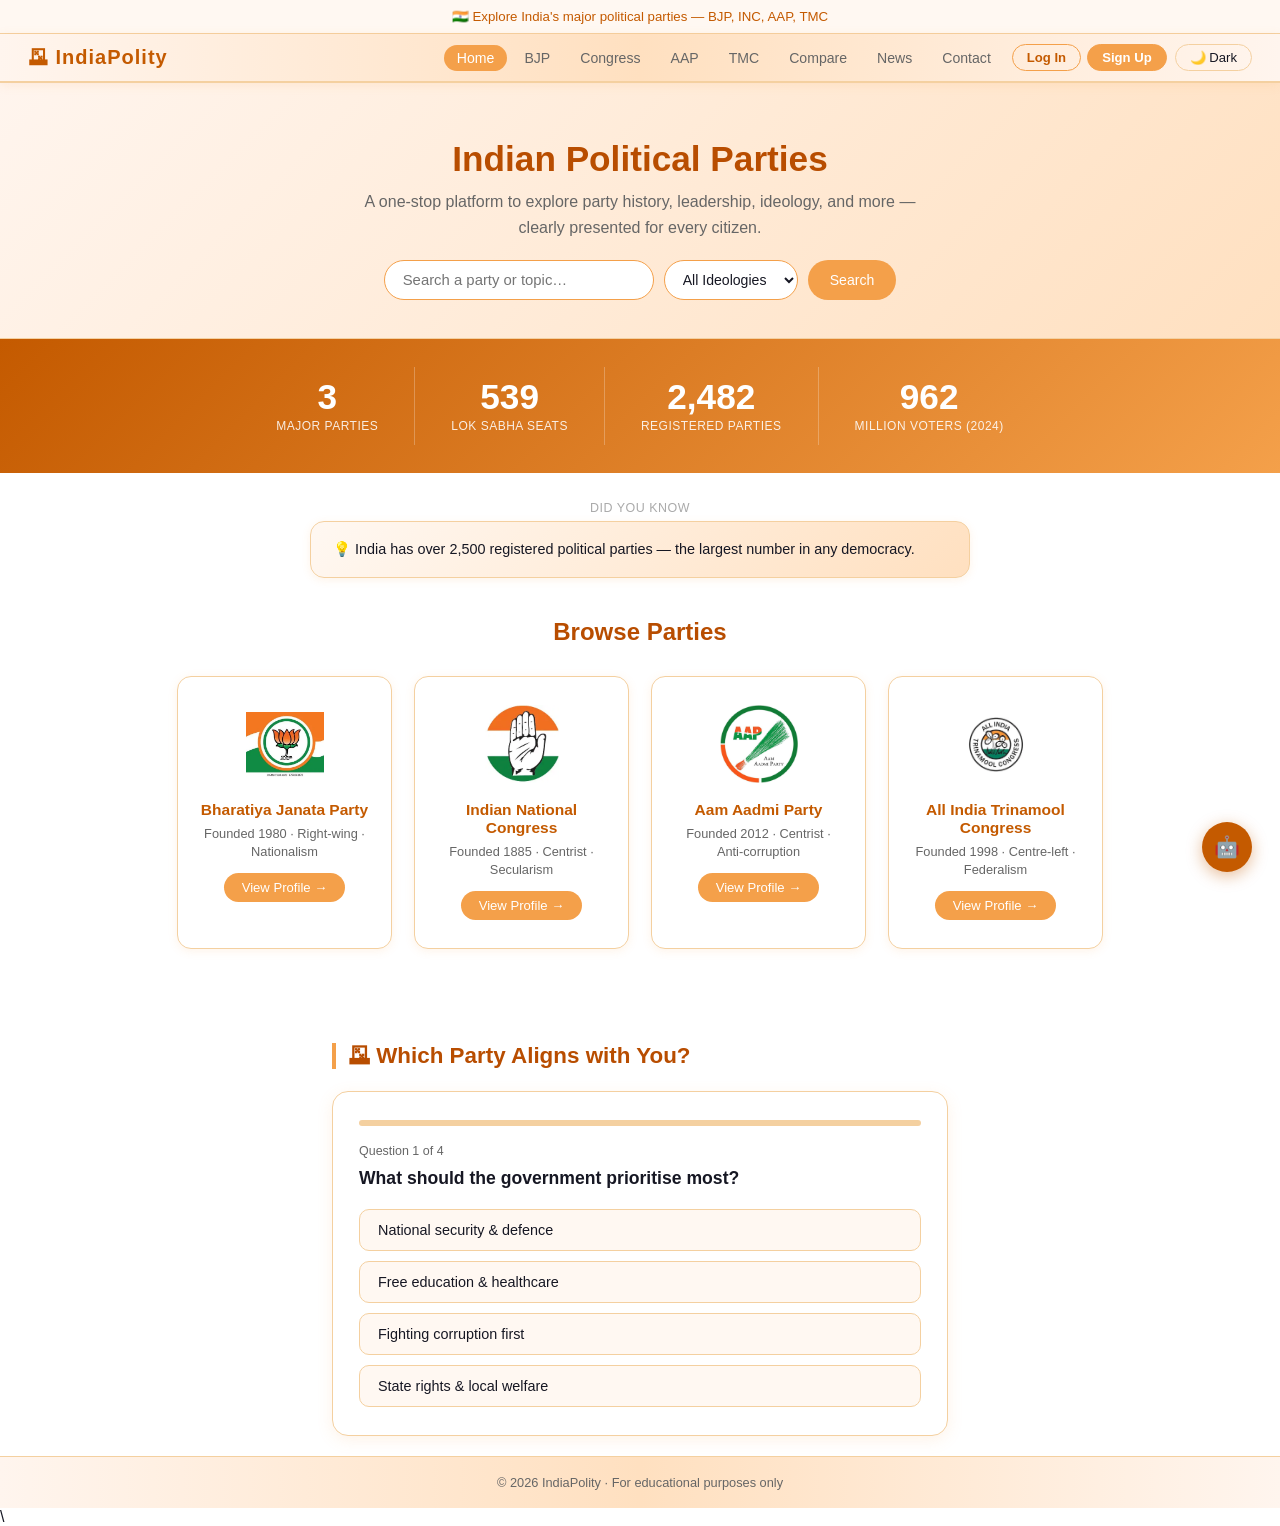
<file: index.html>
<!DOCTYPE html>
<html lang="en">
<head>
  <meta charset="UTF-8" />
  <meta name="viewport" content="width=device-width, initial-scale=1.0"/>
  <title>IndiaPolity — Indian Political Parties</title>
  <link rel="stylesheet" href="style.css" />
</head>
<body>

  <div class="welcome-strip">
    🇮🇳 Explore India's major political parties — BJP, INC, AAP, TMC
  </div>

  <nav>
    <a class="nav-logo" href="index.html">🗳 IndiaPolity</a>
    <div class="nav-right">
      <button id="menuToggle">☰ Menu</button>
      <ul class="nav-links" id="navList">
        <li><a href="index.html">Home</a></li>
        <li><a href="bjp.html">BJP</a></li>
        <li><a href="congress.html">Congress</a></li>
        <li><a href="aap.html">AAP</a></li>
        <li><a href="tmc.html">TMC</a></li>
        <li><a href="compare.html">Compare</a></li>
        <li><a href="news.html">News</a></li>
        <li><a href="contact.html">Contact</a></li>
      </ul>
      <div class="nav-auth-btns" id="navAuthBtns"></div>
      <button id="darkToggle">🌙 Dark</button>
    </div>
  </nav>

  <div class="hero">
    <h1>Indian Political Parties</h1>
    <p>A one-stop platform to explore party history, leadership, ideology, and more — clearly presented for every citizen.</p>
    <div class="search-box">
      <input type="text" id="searchInput" placeholder="Search a party or topic…" />
      <select id="filterSelect">
        <option value="all">All Ideologies</option>
        <option value="right">Right Wing</option>
        <option value="centrist">Centrist</option>
        <option value="regional">Regional</option>
      </select>
      <button id="searchBtn">Search</button>
    </div>
  </div>

  <!-- Stats Strip -->
  <div class="stats-strip">
    <div class="stat-box">
      <span class="stat-count" data-target="4">0</span>
      <span class="stat-label">Major Parties</span>
    </div>
    <div class="stat-box">
      <span class="stat-count" data-target="543">0</span>
      <span class="stat-label">Lok Sabha Seats</span>
    </div>
    <div class="stat-box">
      <span class="stat-count" data-target="2500">0</span>
      <span class="stat-label">Registered Parties</span>
    </div>
    <div class="stat-box">
      <span class="stat-count" data-target="969">0</span>
      <span class="stat-label">Million Voters (2024)</span>
    </div>
  </div>

  <!-- Did You Know -->
  <div style="max-width:700px;margin:28px auto 0;padding:0 20px;">
    <p style="font-size:0.78rem;color:#aaa;margin-bottom:6px;text-align:center;letter-spacing:0.5px;">DID YOU KNOW</p>
    <div id="didYouKnow"></div>
  </div>

  <h2 class="section-title">Browse Parties</h2>

  <div class="cards-grid">
    <a class="party-card" href="bjp.html">
      <img src="img1.jpg" alt="BJP Logo" />
      <h3>Bharatiya Janata Party</h3>
      <p>Founded 1980 · Right-wing · Nationalism</p>
      <span class="btn-visit">View Profile →</span>
    </a>
    <a class="party-card" href="congress.html">
      <img src="img2.jpg" alt="Congress Logo" />
      <h3>Indian National Congress</h3>
      <p>Founded 1885 · Centrist · Secularism</p>
      <span class="btn-visit">View Profile →</span>
    </a>
    <a class="party-card" href="aap.html">
      <img src="img3.jpg" alt="AAP Logo" />
      <h3>Aam Aadmi Party</h3>
      <p>Founded 2012 · Centrist · Anti-corruption</p>
      <span class="btn-visit">View Profile →</span>
    </a>
    <a class="party-card" href="tmc.html">
      <img src="img4.jpg" alt="TMC Logo" />
      <h3>All India Trinamool Congress</h3>
      <p>Founded 1998 · Centre-left · Federalism</p>
      <span class="btn-visit">View Profile →</span>
    </a>
    <div id="noResult">No parties matched your search. Try a different keyword or filter.</div>
  </div>

  <!-- Party Quiz -->
  <div class="quiz-section">
    <h2>🗳 Which Party Aligns with You?</h2>
    <div id="quizContainer"></div>
  </div>

  <!-- Chatbot -->
  <button id="chatToggle" title="Ask about Indian Politics">🤖</button>
  <div id="chatBox">
    <div class="chat-header">🇮🇳 IndiaPolity Assistant</div>
    <div id="chatMessages"></div>
    <div class="chat-footer">
      <input id="chatInput" type="text" placeholder="Ask about parties…" />
      <button id="chatSend">Send</button>
    </div>
  </div>

  <button id="topBtn">↑</button>

  <footer>
    <p>© <span id="footerYear"></span> IndiaPolity · For educational purposes only</p>
  </footer>

  <script src="script.js"></script>
</body>
</html>


\
</file>
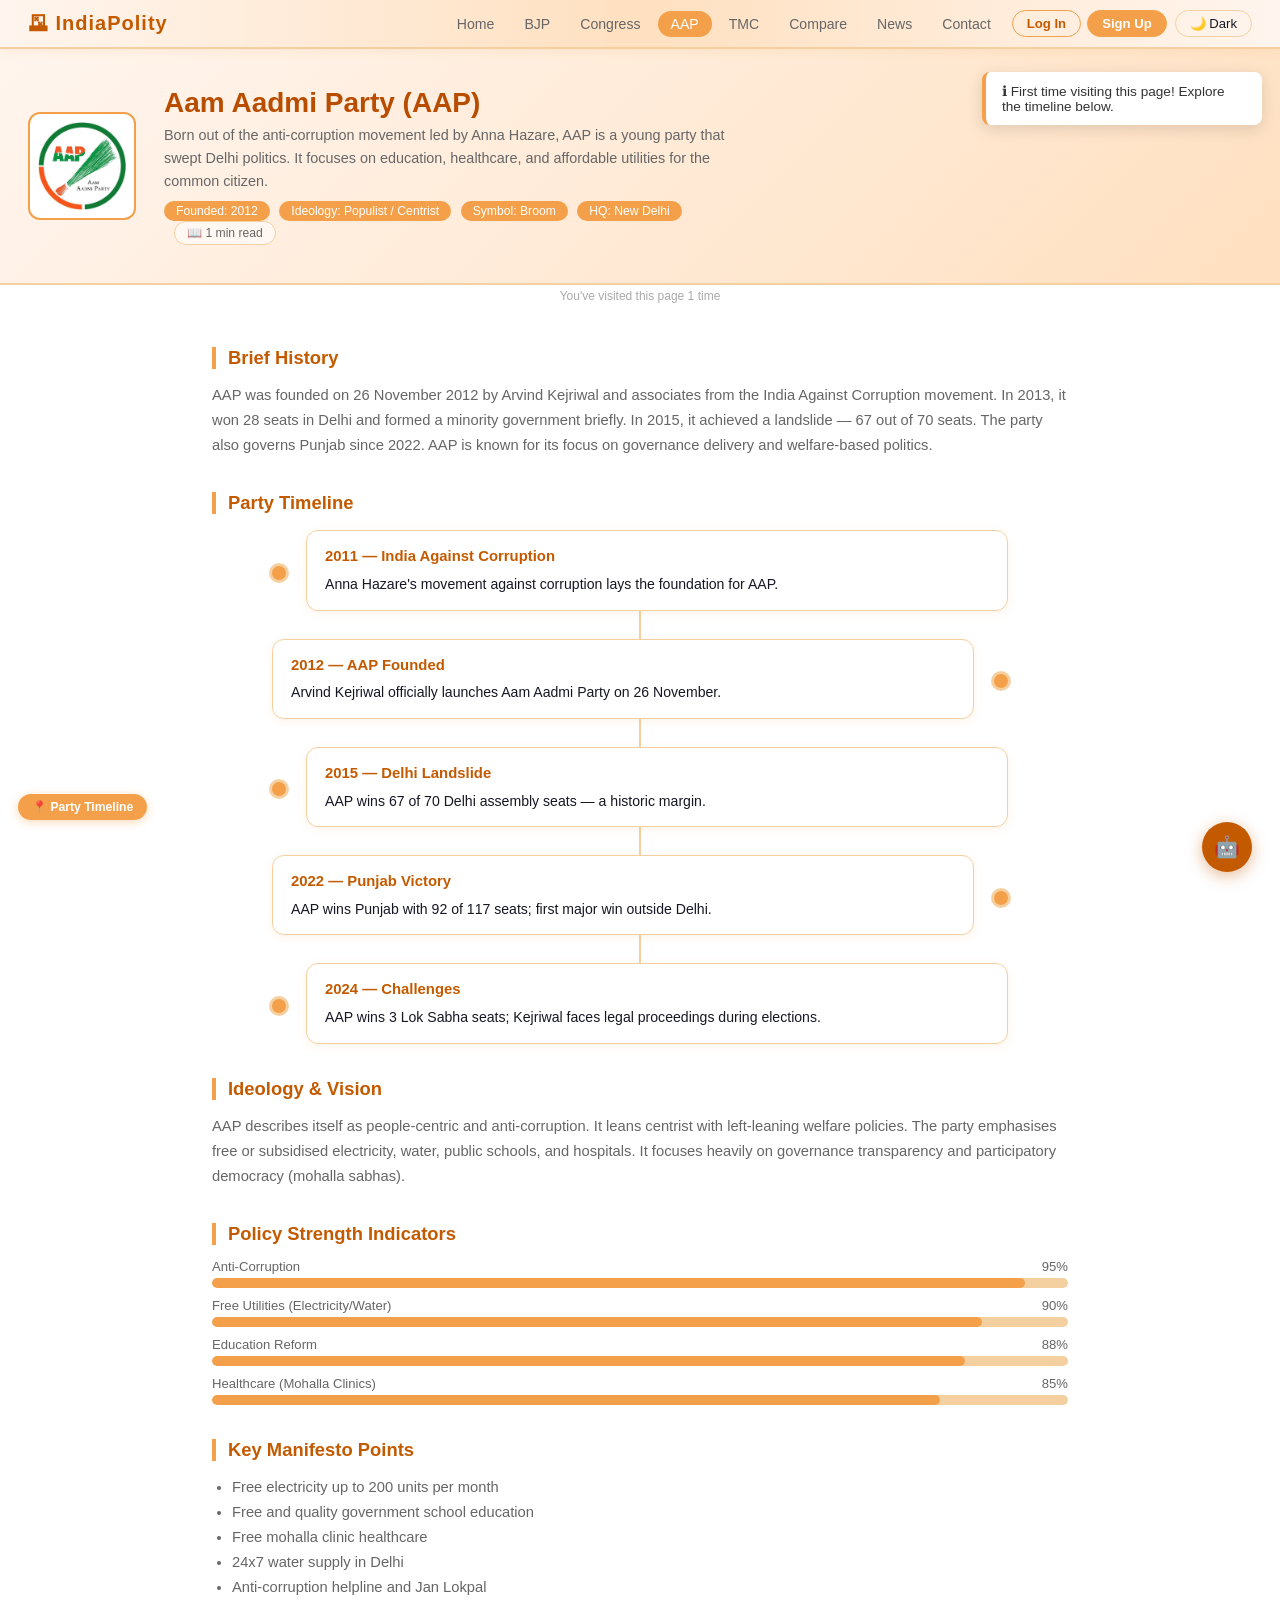
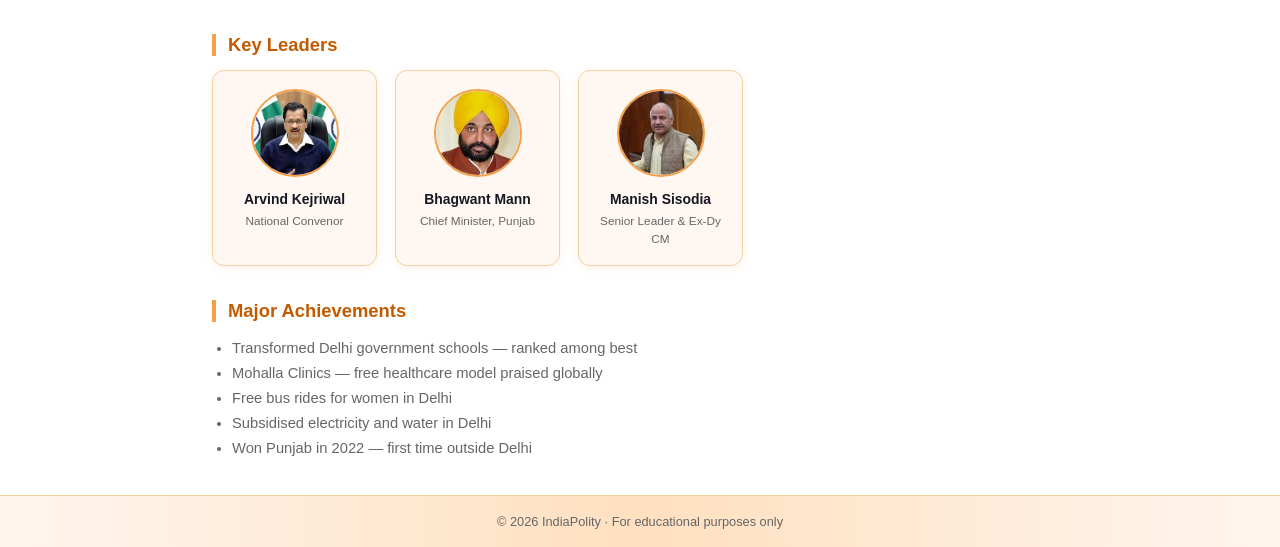
<file: aap.html>
<!DOCTYPE html>
<html lang="en">
<head>
  <meta charset="UTF-8" />
  <meta name="viewport" content="width=device-width, initial-scale=1.0"/>
  <title>AAP – Aam Aadmi Party</title>
  <link rel="stylesheet" href="style.css" />
</head>
<body>

  <nav>
    <a class="nav-logo" href="index.html">🗳 IndiaPolity</a>
    <div class="nav-right">
      <button id="menuToggle">☰ Menu</button>
      <ul class="nav-links" id="navList">
        <li><a href="index.html">Home</a></li>
        <li><a href="bjp.html">BJP</a></li>
        <li><a href="congress.html">Congress</a></li>
        <li><a href="aap.html">AAP</a></li>
        <li><a href="tmc.html">TMC</a></li>
        <li><a href="compare.html">Compare</a></li>
        <li><a href="news.html">News</a></li>
        <li><a href="contact.html">Contact</a></li>
      </ul>
      <div class="nav-auth-btns" id="navAuthBtns"></div>
      <button id="darkToggle">🌙 Dark</button>
    </div>
  </nav>

  <div class="party-header">
    <img src="img3.jpg" alt="AAP Logo" />
    <div class="party-header-info">
      <h1>Aam Aadmi Party (AAP)</h1>
      <p>Born out of the anti-corruption movement led by Anna Hazare, AAP is a young party that swept Delhi politics. It focuses on education, healthcare, and affordable utilities for the common citizen.</p>
      <span class="tag">Founded: 2012</span>
      <span class="tag">Ideology: Populist / Centrist</span>
      <span class="tag">Symbol: Broom</span>
      <span class="tag">HQ: New Delhi</span>
      <br><span id="readingTime"></span>
    </div>
  </div>

  <div id="profileWelcome" class="profile-welcome" style="display:none;"><div class="big-avatar"></div><span class="welcome-text"></span></div>
  <div id="visitCount"></div>
  <div class="info-section">
    <h2>Brief History</h2>
    <p>AAP was founded on 26 November 2012 by Arvind Kejriwal and associates from the India Against Corruption movement. In 2013, it won 28 seats in Delhi and formed a minority government briefly. In 2015, it achieved a landslide — 67 out of 70 seats. The party also governs Punjab since 2022. AAP is known for its focus on governance delivery and welfare-based politics.</p>
  </div>

  <div class="info-section">
    <h2>Party Timeline</h2>
    <div class="timeline">
      <div class="timeline-item">
        <div class="timeline-dot"></div>
        <div class="timeline-content"><strong>2011 — India Against Corruption</strong>Anna Hazare's movement against corruption lays the foundation for AAP.</div>
      </div>
      <div class="timeline-item">
        <div class="timeline-dot"></div>
        <div class="timeline-content"><strong>2012 — AAP Founded</strong>Arvind Kejriwal officially launches Aam Aadmi Party on 26 November.</div>
      </div>
      <div class="timeline-item">
        <div class="timeline-dot"></div>
        <div class="timeline-content"><strong>2015 — Delhi Landslide</strong>AAP wins 67 of 70 Delhi assembly seats — a historic margin.</div>
      </div>
      <div class="timeline-item">
        <div class="timeline-dot"></div>
        <div class="timeline-content"><strong>2022 — Punjab Victory</strong>AAP wins Punjab with 92 of 117 seats; first major win outside Delhi.</div>
      </div>
      <div class="timeline-item">
        <div class="timeline-dot"></div>
        <div class="timeline-content"><strong>2024 — Challenges</strong>AAP wins 3 Lok Sabha seats; Kejriwal faces legal proceedings during elections.</div>
      </div>
    </div>
  </div>

  <div class="info-section">
    <h2>Ideology &amp; Vision</h2>
    <p>AAP describes itself as people-centric and anti-corruption. It leans centrist with left-leaning welfare policies. The party emphasises free or subsidised electricity, water, public schools, and hospitals. It focuses heavily on governance transparency and participatory democracy (mohalla sabhas).</p>
  </div>

  <div class="info-section">
    <h2>Policy Strength Indicators</h2>
    <div class="progress-section">
      <div class="progress-item">
        <div class="progress-label"><span>Anti-Corruption</span><span>95%</span></div>
        <div class="progress-track"><div class="progress-bar" data-value="95"></div></div>
      </div>
      <div class="progress-item">
        <div class="progress-label"><span>Free Utilities (Electricity/Water)</span><span>90%</span></div>
        <div class="progress-track"><div class="progress-bar" data-value="90"></div></div>
      </div>
      <div class="progress-item">
        <div class="progress-label"><span>Education Reform</span><span>88%</span></div>
        <div class="progress-track"><div class="progress-bar" data-value="88"></div></div>
      </div>
      <div class="progress-item">
        <div class="progress-label"><span>Healthcare (Mohalla Clinics)</span><span>85%</span></div>
        <div class="progress-track"><div class="progress-bar" data-value="85"></div></div>
      </div>
    </div>
  </div>

  <div class="info-section">
    <h2>Key Manifesto Points</h2>
    <ul>
      <li>Free electricity up to 200 units per month</li>
      <li>Free and quality government school education</li>
      <li>Free mohalla clinic healthcare</li>
      <li>24x7 water supply in Delhi</li>
      <li>Anti-corruption helpline and Jan Lokpal</li>
    </ul>
  </div>

  <div class="info-section">
    <h2>Key Leaders</h2>
    <div class="leaders-grid">
      <div class="leader-card">
        <img src="img11.jpg" alt="Arvind Kejriwal" />
        <h4>Arvind Kejriwal</h4>
        <span>National Convenor</span>
      </div>
      <div class="leader-card">
        <img src="img12.jpg" alt="Bhagwant Mann" />
        <h4>Bhagwant Mann</h4>
        <span>Chief Minister, Punjab</span>
      </div>
      <div class="leader-card">
        <img src="img13.jpg" alt="Manish Sisodia" />
        <h4>Manish Sisodia</h4>
        <span>Senior Leader &amp; Ex-Dy CM</span>
      </div>
    </div>
  </div>

  <div class="info-section">
    <h2>Major Achievements</h2>
    <ul>
      <li>Transformed Delhi government schools — ranked among best</li>
      <li>Mohalla Clinics — free healthcare model praised globally</li>
      <li>Free bus rides for women in Delhi</li>
      <li>Subsidised electricity and water in Delhi</li>
      <li>Won Punjab in 2022 — first time outside Delhi</li>
    </ul>
  </div>

  <button id="chatToggle" title="Ask about Indian Politics">🤖</button>
  <div id="chatBox">
    <div class="chat-header">🇮🇳 IndiaPolity Assistant</div>
    <div id="chatMessages"></div>
    <div class="chat-footer">
      <input id="chatInput" type="text" placeholder="Ask about AAP…" />
      <button id="chatSend">Send</button>
    </div>
  </div>

  <button id="topBtn">↑</button>

  <footer>
    <p>© <span id="footerYear"></span> IndiaPolity · For educational purposes only</p>
  </footer>

  <script src="script.js"></script>
</body>
</html>
</file>
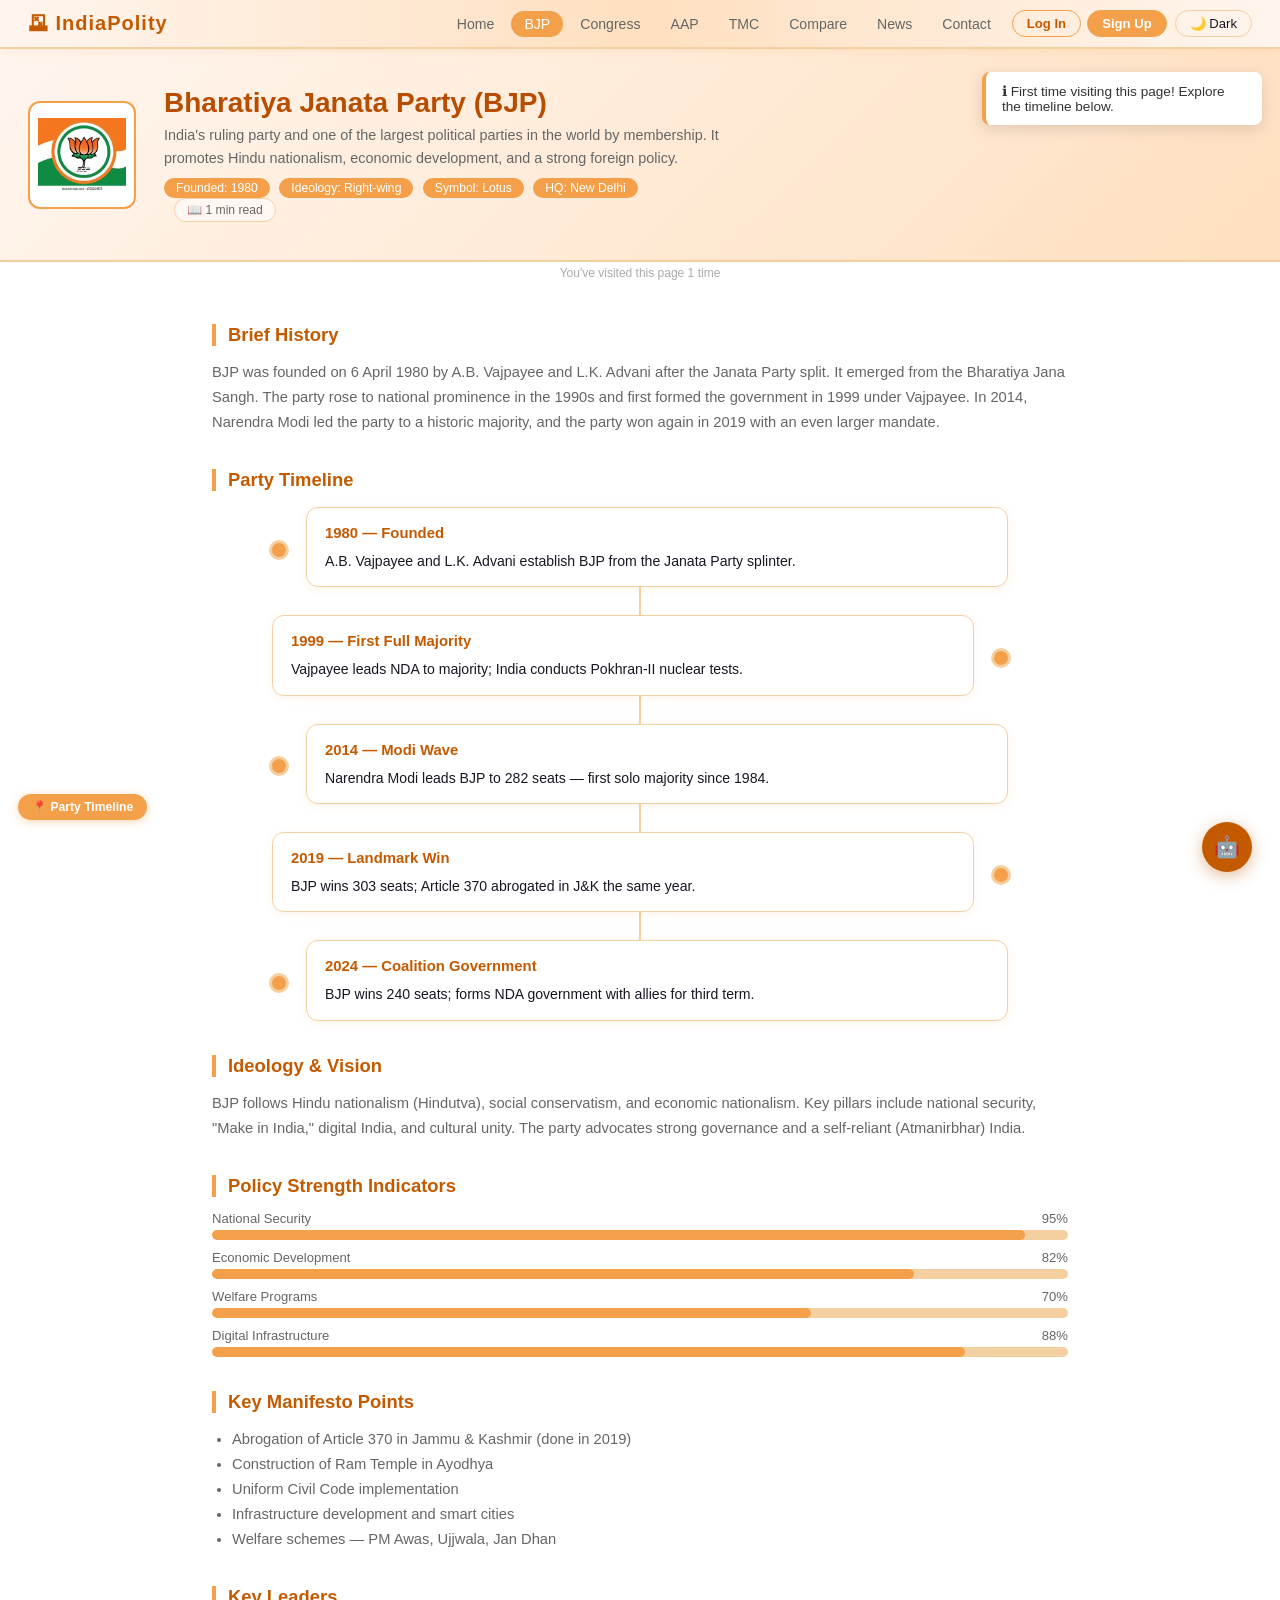
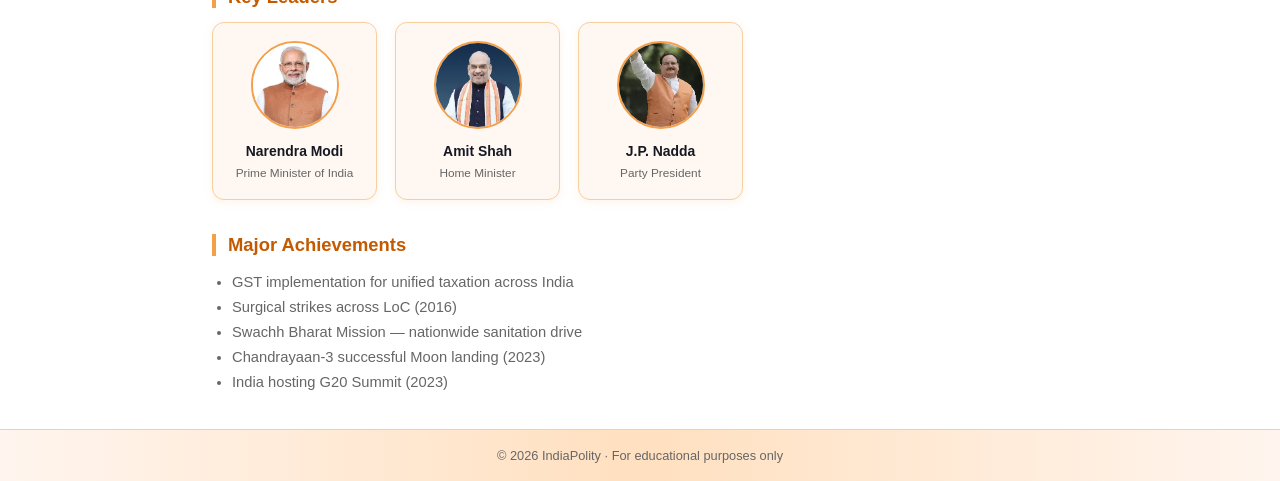
<file: bjp.html>
<!DOCTYPE html>
<html lang="en">
<head>
  <meta charset="UTF-8" />
  <meta name="viewport" content="width=device-width, initial-scale=1.0"/>
  <title>BJP – Bharatiya Janata Party</title>
  <link rel="stylesheet" href="style.css" />
</head>
<body>

  <nav>
    <a class="nav-logo" href="index.html">🗳 IndiaPolity</a>
    <div class="nav-right">
      <button id="menuToggle">☰ Menu</button>
      <ul class="nav-links" id="navList">
        <li><a href="index.html">Home</a></li>
        <li><a href="bjp.html">BJP</a></li>
        <li><a href="congress.html">Congress</a></li>
        <li><a href="aap.html">AAP</a></li>
        <li><a href="tmc.html">TMC</a></li>
        <li><a href="compare.html">Compare</a></li>
        <li><a href="news.html">News</a></li>
        <li><a href="contact.html">Contact</a></li>
      </ul>
      <div class="nav-auth-btns" id="navAuthBtns"></div>
      <button id="darkToggle">🌙 Dark</button>
    </div>
  </nav>

  <div class="party-header">
    <img src="img1.jpg" alt="BJP Logo" />
    <div class="party-header-info">
      <h1>Bharatiya Janata Party (BJP)</h1>
      <p>India's ruling party and one of the largest political parties in the world by membership. It promotes Hindu nationalism, economic development, and a strong foreign policy.</p>
      <span class="tag">Founded: 1980</span>
      <span class="tag">Ideology: Right-wing</span>
      <span class="tag">Symbol: Lotus</span>
      <span class="tag">HQ: New Delhi</span>
      <br><span id="readingTime"></span>
    </div>
  </div>

  <div id="profileWelcome" class="profile-welcome" style="display:none;"><div class="big-avatar"></div><span class="welcome-text"></span></div>
  <div id="visitCount"></div>
  <div class="info-section">
    <h2>Brief History</h2>
    <p>BJP was founded on 6 April 1980 by A.B. Vajpayee and L.K. Advani after the Janata Party split. It emerged from the Bharatiya Jana Sangh. The party rose to national prominence in the 1990s and first formed the government in 1999 under Vajpayee. In 2014, Narendra Modi led the party to a historic majority, and the party won again in 2019 with an even larger mandate.</p>
  </div>

  <div class="info-section">
    <h2>Party Timeline</h2>
    <div class="timeline">
      <div class="timeline-item">
        <div class="timeline-dot"></div>
        <div class="timeline-content"><strong>1980 — Founded</strong>A.B. Vajpayee and L.K. Advani establish BJP from the Janata Party splinter.</div>
      </div>
      <div class="timeline-item">
        <div class="timeline-dot"></div>
        <div class="timeline-content"><strong>1999 — First Full Majority</strong>Vajpayee leads NDA to majority; India conducts Pokhran-II nuclear tests.</div>
      </div>
      <div class="timeline-item">
        <div class="timeline-dot"></div>
        <div class="timeline-content"><strong>2014 — Modi Wave</strong>Narendra Modi leads BJP to 282 seats — first solo majority since 1984.</div>
      </div>
      <div class="timeline-item">
        <div class="timeline-dot"></div>
        <div class="timeline-content"><strong>2019 — Landmark Win</strong>BJP wins 303 seats; Article 370 abrogated in J&amp;K the same year.</div>
      </div>
      <div class="timeline-item">
        <div class="timeline-dot"></div>
        <div class="timeline-content"><strong>2024 — Coalition Government</strong>BJP wins 240 seats; forms NDA government with allies for third term.</div>
      </div>
    </div>
  </div>

  <div class="info-section">
    <h2>Ideology &amp; Vision</h2>
    <p>BJP follows Hindu nationalism (Hindutva), social conservatism, and economic nationalism. Key pillars include national security, "Make in India," digital India, and cultural unity. The party advocates strong governance and a self-reliant (Atmanirbhar) India.</p>
  </div>

  <div class="info-section">
    <h2>Policy Strength Indicators</h2>
    <div class="progress-section">
      <div class="progress-item">
        <div class="progress-label"><span>National Security</span><span>95%</span></div>
        <div class="progress-track"><div class="progress-bar" data-value="95"></div></div>
      </div>
      <div class="progress-item">
        <div class="progress-label"><span>Economic Development</span><span>82%</span></div>
        <div class="progress-track"><div class="progress-bar" data-value="82"></div></div>
      </div>
      <div class="progress-item">
        <div class="progress-label"><span>Welfare Programs</span><span>70%</span></div>
        <div class="progress-track"><div class="progress-bar" data-value="70"></div></div>
      </div>
      <div class="progress-item">
        <div class="progress-label"><span>Digital Infrastructure</span><span>88%</span></div>
        <div class="progress-track"><div class="progress-bar" data-value="88"></div></div>
      </div>
    </div>
  </div>

  <div class="info-section">
    <h2>Key Manifesto Points</h2>
    <ul>
      <li>Abrogation of Article 370 in Jammu &amp; Kashmir (done in 2019)</li>
      <li>Construction of Ram Temple in Ayodhya</li>
      <li>Uniform Civil Code implementation</li>
      <li>Infrastructure development and smart cities</li>
      <li>Welfare schemes — PM Awas, Ujjwala, Jan Dhan</li>
    </ul>
  </div>

  <div class="info-section">
    <h2>Key Leaders</h2>
    <div class="leaders-grid">
      <div class="leader-card">
        <img src="img5.jpg" alt="Narendra Modi" />
        <h4>Narendra Modi</h4>
        <span>Prime Minister of India</span>
      </div>
      <div class="leader-card">
        <img src="img6.jpg" alt="Amit Shah" />
        <h4>Amit Shah</h4>
        <span>Home Minister</span>
      </div>
      <div class="leader-card">
        <img src="img7.jpg" alt="JP Nadda" />
        <h4>J.P. Nadda</h4>
        <span>Party President</span>
      </div>
    </div>
  </div>

  <div class="info-section">
    <h2>Major Achievements</h2>
    <ul>
      <li>GST implementation for unified taxation across India</li>
      <li>Surgical strikes across LoC (2016)</li>
      <li>Swachh Bharat Mission — nationwide sanitation drive</li>
      <li>Chandrayaan-3 successful Moon landing (2023)</li>
      <li>India hosting G20 Summit (2023)</li>
    </ul>
  </div>

  <button id="chatToggle" title="Ask about Indian Politics">🤖</button>
  <div id="chatBox">
    <div class="chat-header">🇮🇳 IndiaPolity Assistant</div>
    <div id="chatMessages"></div>
    <div class="chat-footer">
      <input id="chatInput" type="text" placeholder="Ask about BJP…" />
      <button id="chatSend">Send</button>
    </div>
  </div>

  <button id="topBtn">↑</button>

  <footer>
    <p>© <span id="footerYear"></span> IndiaPolity · For educational purposes only</p>
  </footer>

  <script src="script.js"></script>
</body>
</html>
</file>
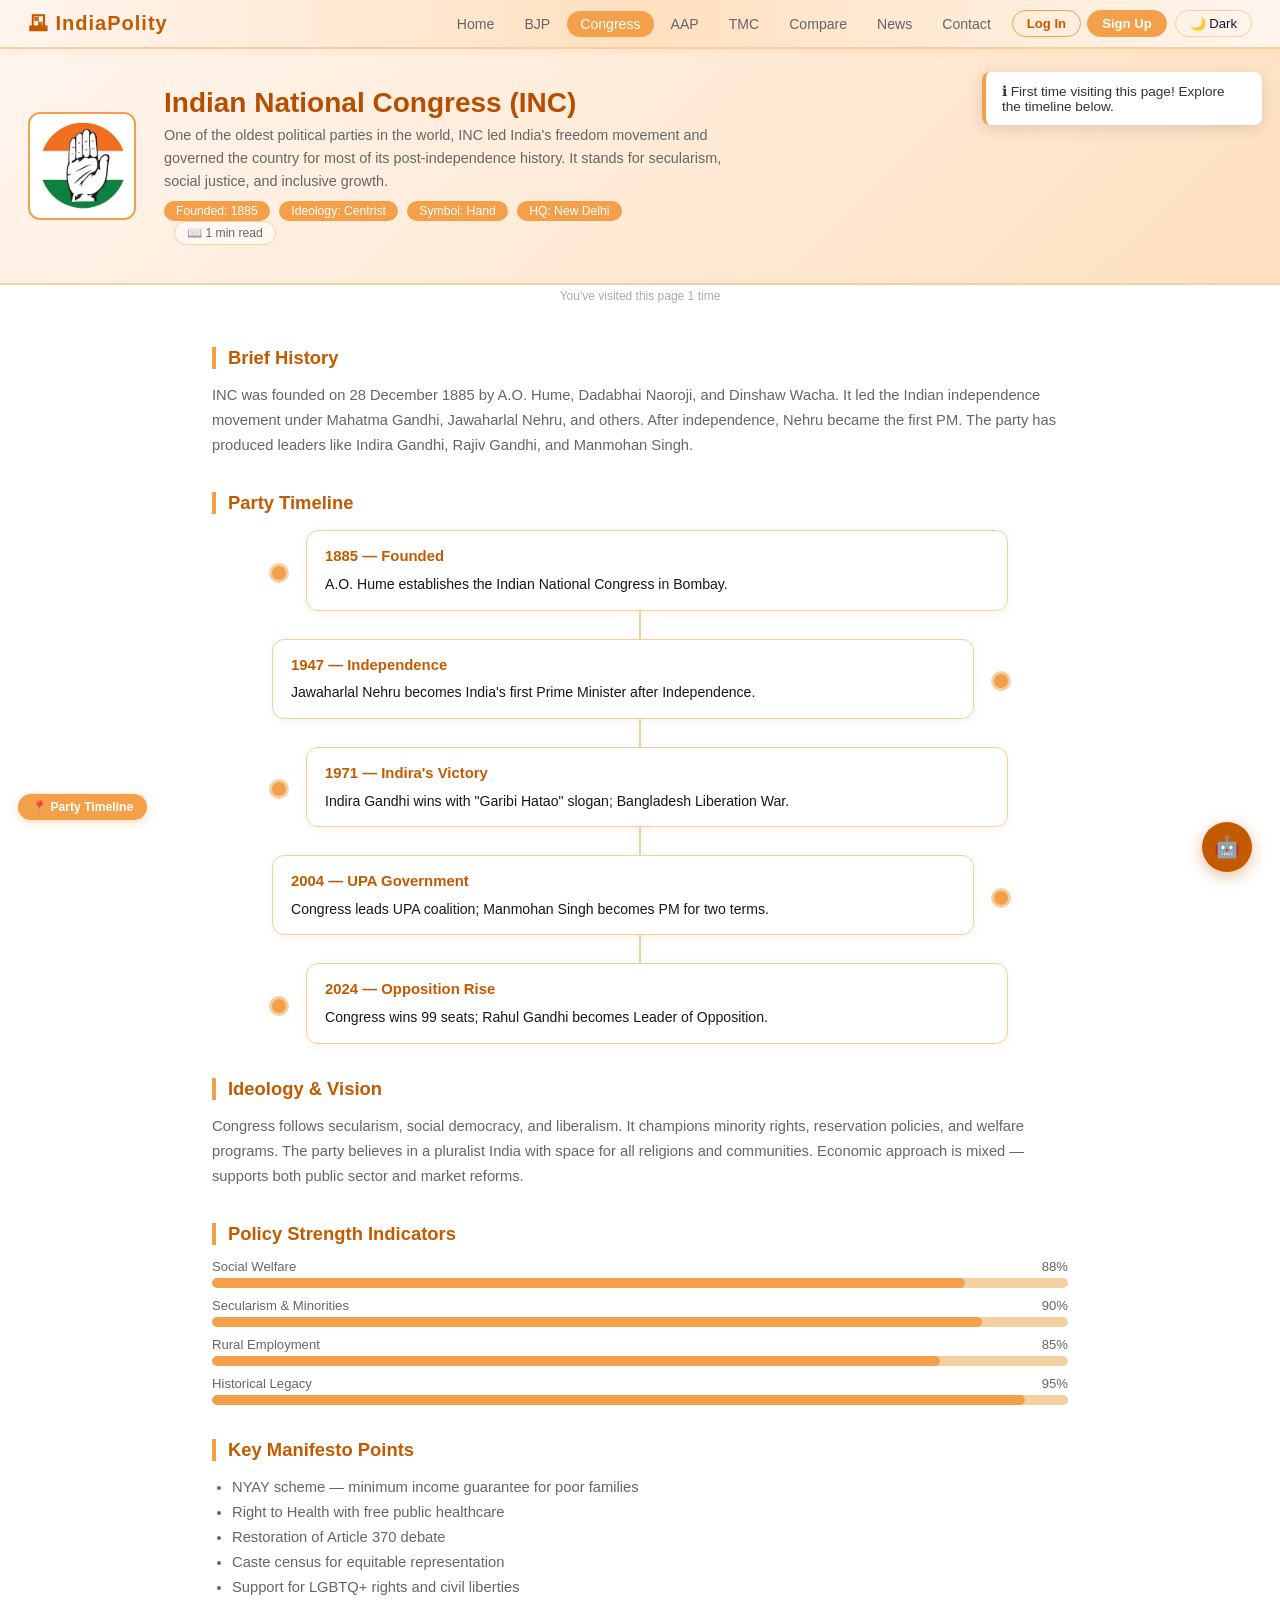
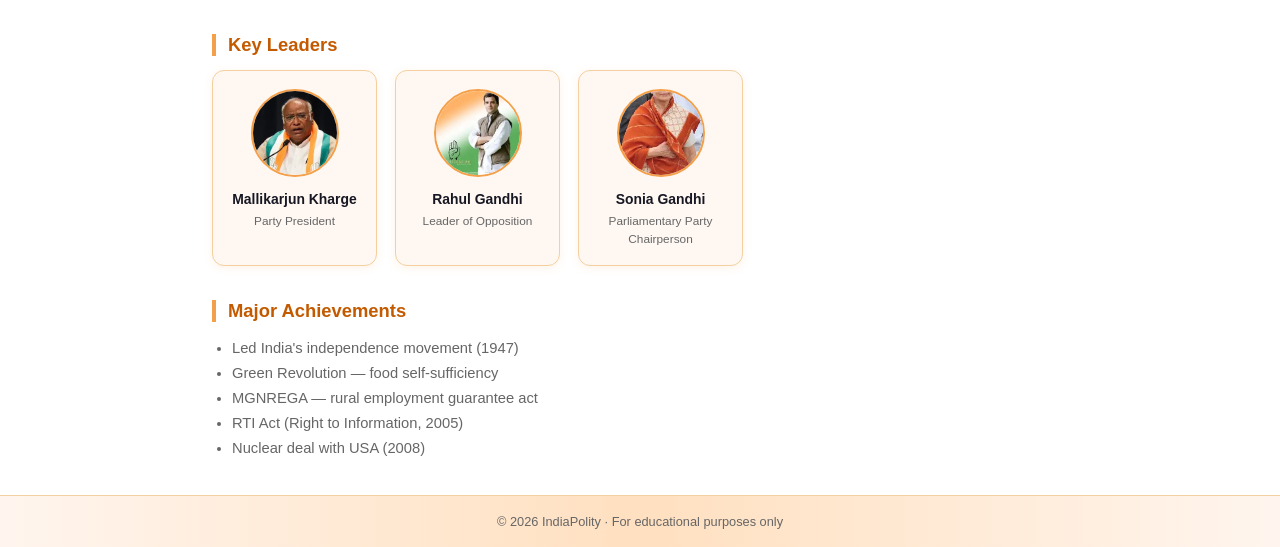
<file: congress.html>
<!DOCTYPE html>
<html lang="en">
<head>
  <meta charset="UTF-8" />
  <meta name="viewport" content="width=device-width, initial-scale=1.0"/>
  <title>INC – Indian National Congress</title>
  <link rel="stylesheet" href="style.css" />
</head>
<body>

  <nav>
    <a class="nav-logo" href="index.html">🗳 IndiaPolity</a>
    <div class="nav-right">
      <button id="menuToggle">☰ Menu</button>
      <ul class="nav-links" id="navList">
        <li><a href="index.html">Home</a></li>
        <li><a href="bjp.html">BJP</a></li>
        <li><a href="congress.html">Congress</a></li>
        <li><a href="aap.html">AAP</a></li>
        <li><a href="tmc.html">TMC</a></li>
        <li><a href="compare.html">Compare</a></li>
        <li><a href="news.html">News</a></li>
        <li><a href="contact.html">Contact</a></li>
      </ul>
      <div class="nav-auth-btns" id="navAuthBtns"></div>
      <button id="darkToggle">🌙 Dark</button>
    </div>
  </nav>

  <div class="party-header">
    <img src="img2.jpg" alt="Congress Logo" />
    <div class="party-header-info">
      <h1>Indian National Congress (INC)</h1>
      <p>One of the oldest political parties in the world, INC led India's freedom movement and governed the country for most of its post-independence history. It stands for secularism, social justice, and inclusive growth.</p>
      <span class="tag">Founded: 1885</span>
      <span class="tag">Ideology: Centrist</span>
      <span class="tag">Symbol: Hand</span>
      <span class="tag">HQ: New Delhi</span>
      <br><span id="readingTime"></span>
    </div>
  </div>

  <div id="profileWelcome" class="profile-welcome" style="display:none;"><div class="big-avatar"></div><span class="welcome-text"></span></div>
  <div id="visitCount"></div>
  <div class="info-section">
    <h2>Brief History</h2>
    <p>INC was founded on 28 December 1885 by A.O. Hume, Dadabhai Naoroji, and Dinshaw Wacha. It led the Indian independence movement under Mahatma Gandhi, Jawaharlal Nehru, and others. After independence, Nehru became the first PM. The party has produced leaders like Indira Gandhi, Rajiv Gandhi, and Manmohan Singh.</p>
  </div>

  <div class="info-section">
    <h2>Party Timeline</h2>
    <div class="timeline">
      <div class="timeline-item">
        <div class="timeline-dot"></div>
        <div class="timeline-content"><strong>1885 — Founded</strong>A.O. Hume establishes the Indian National Congress in Bombay.</div>
      </div>
      <div class="timeline-item">
        <div class="timeline-dot"></div>
        <div class="timeline-content"><strong>1947 — Independence</strong>Jawaharlal Nehru becomes India's first Prime Minister after Independence.</div>
      </div>
      <div class="timeline-item">
        <div class="timeline-dot"></div>
        <div class="timeline-content"><strong>1971 — Indira's Victory</strong>Indira Gandhi wins with "Garibi Hatao" slogan; Bangladesh Liberation War.</div>
      </div>
      <div class="timeline-item">
        <div class="timeline-dot"></div>
        <div class="timeline-content"><strong>2004 — UPA Government</strong>Congress leads UPA coalition; Manmohan Singh becomes PM for two terms.</div>
      </div>
      <div class="timeline-item">
        <div class="timeline-dot"></div>
        <div class="timeline-content"><strong>2024 — Opposition Rise</strong>Congress wins 99 seats; Rahul Gandhi becomes Leader of Opposition.</div>
      </div>
    </div>
  </div>

  <div class="info-section">
    <h2>Ideology &amp; Vision</h2>
    <p>Congress follows secularism, social democracy, and liberalism. It champions minority rights, reservation policies, and welfare programs. The party believes in a pluralist India with space for all religions and communities. Economic approach is mixed — supports both public sector and market reforms.</p>
  </div>

  <div class="info-section">
    <h2>Policy Strength Indicators</h2>
    <div class="progress-section">
      <div class="progress-item">
        <div class="progress-label"><span>Social Welfare</span><span>88%</span></div>
        <div class="progress-track"><div class="progress-bar" data-value="88"></div></div>
      </div>
      <div class="progress-item">
        <div class="progress-label"><span>Secularism &amp; Minorities</span><span>90%</span></div>
        <div class="progress-track"><div class="progress-bar" data-value="90"></div></div>
      </div>
      <div class="progress-item">
        <div class="progress-label"><span>Rural Employment</span><span>85%</span></div>
        <div class="progress-track"><div class="progress-bar" data-value="85"></div></div>
      </div>
      <div class="progress-item">
        <div class="progress-label"><span>Historical Legacy</span><span>95%</span></div>
        <div class="progress-track"><div class="progress-bar" data-value="95"></div></div>
      </div>
    </div>
  </div>

  <div class="info-section">
    <h2>Key Manifesto Points</h2>
    <ul>
      <li>NYAY scheme — minimum income guarantee for poor families</li>
      <li>Right to Health with free public healthcare</li>
      <li>Restoration of Article 370 debate</li>
      <li>Caste census for equitable representation</li>
      <li>Support for LGBTQ+ rights and civil liberties</li>
    </ul>
  </div>

  <div class="info-section">
    <h2>Key Leaders</h2>
    <div class="leaders-grid">
      <div class="leader-card">
        <img src="img8.jpg" alt="Mallikarjun Kharge" />
        <h4>Mallikarjun Kharge</h4>
        <span>Party President</span>
      </div>
      <div class="leader-card">
        <img src="img9.jpg" alt="Rahul Gandhi" />
        <h4>Rahul Gandhi</h4>
        <span>Leader of Opposition</span>
      </div>
      <div class="leader-card">
        <img src="img10.jpg" alt="Sonia Gandhi" />
        <h4>Sonia Gandhi</h4>
        <span>Parliamentary Party Chairperson</span>
      </div>
    </div>
  </div>

  <div class="info-section">
    <h2>Major Achievements</h2>
    <ul>
      <li>Led India's independence movement (1947)</li>
      <li>Green Revolution — food self-sufficiency</li>
      <li>MGNREGA — rural employment guarantee act</li>
      <li>RTI Act (Right to Information, 2005)</li>
      <li>Nuclear deal with USA (2008)</li>
    </ul>
  </div>

  <button id="chatToggle" title="Ask about Indian Politics">🤖</button>
  <div id="chatBox">
    <div class="chat-header">🇮🇳 IndiaPolity Assistant</div>
    <div id="chatMessages"></div>
    <div class="chat-footer">
      <input id="chatInput" type="text" placeholder="Ask about Congress…" />
      <button id="chatSend">Send</button>
    </div>
  </div>

  <button id="topBtn">↑</button>

  <footer>
    <p>© <span id="footerYear"></span> IndiaPolity · For educational purposes only</p>
  </footer>

  <script src="script.js"></script>
</body>
</html>
</file>
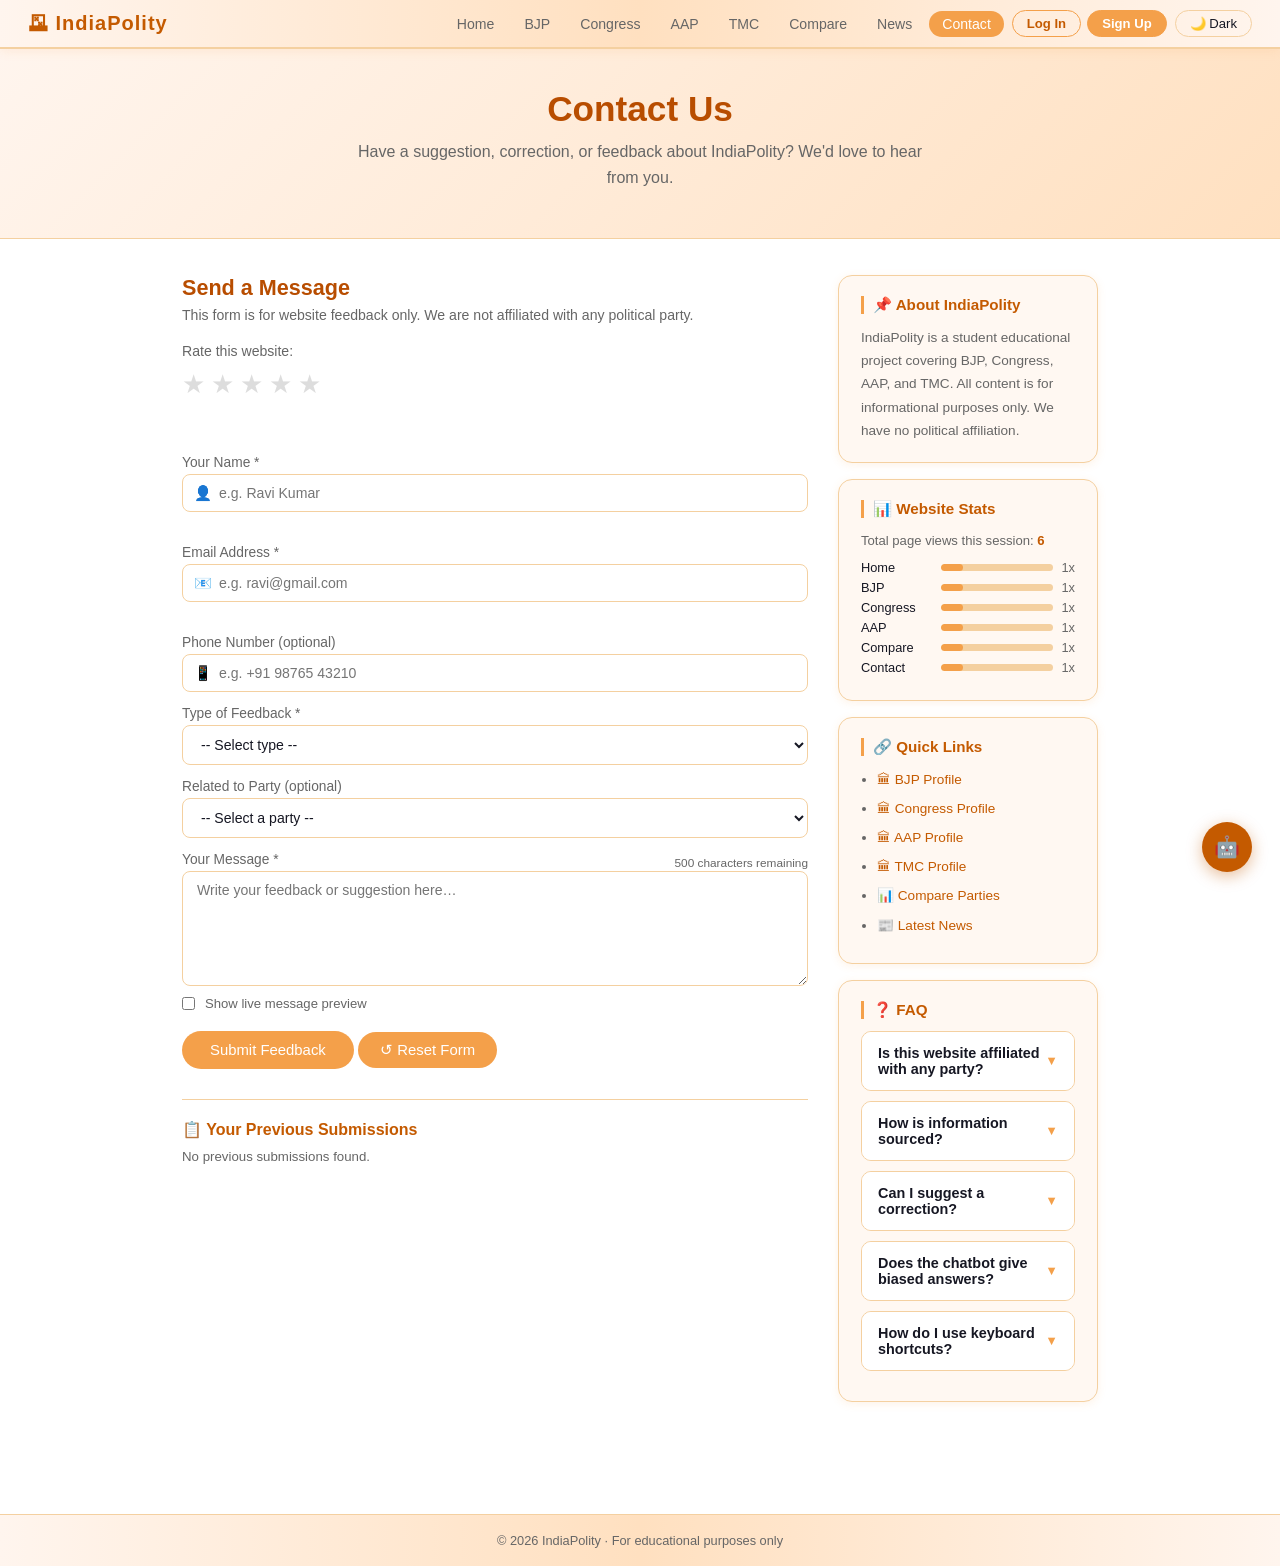
<file: contact.html>
<!DOCTYPE html>
<html lang="en">
<head>
  <meta charset="UTF-8" />
  <meta name="viewport" content="width=device-width, initial-scale=1.0"/>
  <title>Contact — IndiaPolity</title>
  <link rel="stylesheet" href="style.css" />
</head>
<body>

  <nav>
    <a class="nav-logo" href="index.html">🗳 IndiaPolity</a>
    <div class="nav-right">
      <button id="menuToggle">☰ Menu</button>
      <ul class="nav-links" id="navList">
        <li><a href="index.html">Home</a></li>
        <li><a href="bjp.html">BJP</a></li>
        <li><a href="congress.html">Congress</a></li>
        <li><a href="aap.html">AAP</a></li>
        <li><a href="tmc.html">TMC</a></li>
        <li><a href="compare.html">Compare</a></li>
        <li><a href="news.html">News</a></li>
        <li><a href="contact.html">Contact</a></li>
      </ul>
      <div class="nav-auth-btns" id="navAuthBtns"></div>
      <button id="darkToggle">🌙 Dark</button>
    </div>
  </nav>

  <div class="hero" style="padding:40px 20px 28px;">
    <h1>Contact Us</h1>
    <p>Have a suggestion, correction, or feedback about IndiaPolity? We'd love to hear from you.</p>
  </div>

  <!-- Two-column grid -->
  <div class="contact-grid">

    <!-- LEFT: Form -->
    <div class="contact-form-box">
      <h2 style="font-size:1.35rem;color:var(--orange-xd);margin-bottom:6px;">Send a Message</h2>
      <p style="font-size:0.88rem;color:var(--muted);margin-bottom:20px;">
        This form is for website feedback only. We are not affiliated with any political party.
      </p>

      <!-- Success / Error Messages -->
      <div id="successMsg" style="display:none;background:#e8f5e9;border:1px solid #a5d6a7;padding:12px 18px;border-radius:8px;color:#2e7d32;font-size:0.9rem;margin-bottom:18px;">
        ✅ Thank you! Your message was received successfully.
      </div>

      <!-- Rate the site -->
      <div style="margin-bottom:20px;">
        <p style="font-size:0.88rem;color:var(--muted);margin-bottom:6px;">Rate this website:</p>
        <div class="feedback-stars" id="starRating">
          <button class="star-btn" data-val="1">★</button>
          <button class="star-btn" data-val="2">★</button>
          <button class="star-btn" data-val="3">★</button>
          <button class="star-btn" data-val="4">★</button>
          <button class="star-btn" data-val="5">★</button>
        </div>
        <p id="starLabel" style="font-size:0.78rem;color:var(--muted);min-height:18px;"></p>
      </div>

      <form class="contact-form" id="contactForm">

        <label for="userName">Your Name *</label>
        <div class="input-with-icon">
          <span class="input-icon">👤</span>
          <input type="text" id="userName" placeholder="e.g. Ravi Kumar" maxlength="60" />
        </div>
        <p id="nameHint" style="font-size:0.74rem;color:var(--muted);margin-top:3px;min-height:16px;"></p>

        <label for="userEmail">Email Address *</label>
        <div class="input-with-icon">
          <span class="input-icon">📧</span>
          <input type="email" id="userEmail" placeholder="e.g. ravi@gmail.com" />
        </div>
        <p id="emailHint" style="font-size:0.74rem;color:var(--muted);margin-top:3px;min-height:16px;"></p>

        <label for="userPhone">Phone Number (optional)</label>
        <div class="input-with-icon">
          <span class="input-icon">📱</span>
          <input type="tel" id="userPhone" placeholder="e.g. +91 98765 43210" maxlength="15" />
        </div>

        <label for="msgType">Type of Feedback *</label>
        <select id="msgType">
          <option value="">-- Select type --</option>
          <option value="suggestion">💡 Suggestion</option>
          <option value="correction">✏ Correction / Error Report</option>
          <option value="question">❓ Question</option>
          <option value="compliment">🌟 Compliment</option>
          <option value="other">📩 Other</option>
        </select>

        <label for="partySelect">Related to Party (optional)</label>
        <select id="partySelect">
          <option value="">-- Select a party --</option>
          <option value="bjp">BJP</option>
          <option value="congress">Congress</option>
          <option value="aap">AAP</option>
          <option value="tmc">TMC</option>
          <option value="general">General / All</option>
        </select>

        <label for="userMsg">Your Message * <span id="charCount" style="float:right;font-size:0.74rem;color:var(--muted);">500 left</span></label>
        <textarea id="userMsg" placeholder="Write your feedback or suggestion here…"></textarea>

        <!-- Live preview -->
        <div id="msgPreview" style="display:none;margin-top:8px;padding:10px 14px;background:var(--light);border:1px solid var(--border);border-radius:8px;font-size:0.82rem;color:var(--muted);line-height:1.6;"></div>

        <div style="display:flex;align-items:center;gap:10px;margin-top:6px;">
          <input type="checkbox" id="previewToggle" style="width:auto;accent-color:var(--orange);" />
          <label for="previewToggle" style="font-size:0.82rem;color:var(--muted);margin:0;cursor:pointer;">Show live message preview</label>
        </div>

        <button type="submit" id="submitBtn">Submit Feedback</button>
        <button type="button" id="resetBtn" class="btn-outline" style="margin-top:10px;width:auto;padding:9px 22px;">↺ Reset Form</button>
      </form>

      <!-- Previous submissions (localStorage) -->
      <div style="margin-top:30px;border-top:1px solid var(--border);padding-top:20px;">
        <h3 style="font-size:1rem;color:var(--orange-dk);margin-bottom:10px;">📋 Your Previous Submissions</h3>
        <div id="submissionHistory" style="font-size:0.83rem;color:var(--muted);"></div>
      </div>
    </div>

    <!-- RIGHT: Info + FAQ -->
    <div class="contact-info-box">

      <div class="contact-info-card">
        <h3>📌 About IndiaPolity</h3>
        <p>IndiaPolity is a student educational project covering BJP, Congress, AAP, and TMC. All content is for informational purposes only. We have no political affiliation.</p>
      </div>

      <div class="contact-info-card">
        <h3>📊 Website Stats</h3>
        <div id="siteStatsBox"></div>
      </div>

      <div class="contact-info-card">
        <h3>🔗 Quick Links</h3>
        <ul id="quickLinksList"></ul>
      </div>

      <div class="contact-info-card">
        <h3>❓ FAQ</h3>
        <div id="faqContainer"></div>
      </div>

    </div>
  </div>

  <!-- Chatbot -->
  <button id="chatToggle" title="Ask about Indian Politics">🤖</button>
  <div id="chatBox">
    <div class="chat-header">🇮🇳 IndiaPolity Assistant</div>
    <div id="chatMessages"></div>
    <div class="chat-footer">
      <input id="chatInput" type="text" placeholder="Ask about parties…" />
      <button id="chatSend">Send</button>
    </div>
  </div>

  <button id="topBtn">↑</button>

  <footer>
    <p>© <span id="footerYear"></span> IndiaPolity · For educational purposes only</p>
  </footer>

  <script src="script.js"></script>
  <script>
  (function () {

    /* ── STAR RATING ── */
    var starLabels = ["", "Poor", "Fair", "Good", "Very Good", "Excellent! 🎉"];
    var starBtns   = document.querySelectorAll(".star-btn");
    var starLabel  = document.getElementById("starLabel");
    var selectedStar = 0;

    function updateStars(val) {
      for (var i = 0; i < starBtns.length; i++) {
        starBtns[i].classList.toggle("lit", i < val);
      }
    }

    for (var si = 0; si < starBtns.length; si++) {
      (function (btn, val) {
        btn.addEventListener("mouseenter", function () { updateStars(val); });
        btn.addEventListener("mouseleave", function () { updateStars(selectedStar); });
        btn.addEventListener("click", function () {
          selectedStar = val;
          updateStars(val);
          starLabel.textContent = starLabels[val];
          localStorage.setItem("indiapolity-rating", val);
          window.IndiaPolityToast && window.IndiaPolityToast.show("Thanks for your " + starLabels[val] + " rating!", "success", 2500);
        });
      })(starBtns[si], parseInt(starBtns[si].getAttribute("data-val")));
    }

    /* Restore saved rating */
    var savedRating = parseInt(localStorage.getItem("indiapolity-rating") || "0");
    if (savedRating) { selectedStar = savedRating; updateStars(savedRating); starLabel.textContent = starLabels[savedRating]; }

    /* ── LIVE NAME HINT ── */
    document.getElementById("userName").addEventListener("input", function () {
      var hint = document.getElementById("nameHint");
      var val  = this.value.trim();
      if (val.length === 0) { hint.textContent = ""; return; }
      if (val.length < 2)   { hint.style.color = "#e53935"; hint.textContent = "Name too short."; return; }
      hint.style.color = "#43a047";
      hint.textContent = "Hi, " + val.split(" ")[0] + "! 👋";
    });

    /* ── LIVE EMAIL VALIDATION ── */
    document.getElementById("userEmail").addEventListener("input", function () {
      var hint  = document.getElementById("emailHint");
      var email = this.value.trim();
      if (!email) { hint.textContent = ""; return; }
      var valid = /^[^\s@]+@[^\s@]+\.[^\s@]+$/.test(email);
      hint.style.color   = valid ? "#43a047" : "#e53935";
      hint.textContent   = valid ? "✓ Valid email address" : "✗ Invalid email format";
    });

    /* ── LIVE PREVIEW ── */
    var previewToggle = document.getElementById("previewToggle");
    var msgPreview    = document.getElementById("msgPreview");
    var userMsg       = document.getElementById("userMsg");

    previewToggle.addEventListener("change", function () {
      msgPreview.style.display = this.checked ? "block" : "none";
    });

    userMsg.addEventListener("input", function () {
      if (previewToggle.checked) {
        msgPreview.textContent = this.value || "(Your message will appear here…)";
      }
    });

    /* ── RESET BUTTON ── */
    document.getElementById("resetBtn").addEventListener("click", function () {
      document.getElementById("contactForm").reset();
      document.getElementById("nameHint").textContent  = "";
      document.getElementById("emailHint").textContent = "";
      document.getElementById("charCount").textContent = "500 left";
      document.getElementById("charCount").style.color = "var(--muted)";
      msgPreview.style.display = "none";
      previewToggle.checked = false;
      window.IndiaPolityToast && window.IndiaPolityToast.show("Form has been reset.", "info", 2000);
    });

    /* ── SUBMISSION HISTORY (localStorage) ── */
    var historyKey = "indiapolity-submissions";

    function loadHistory() {
      var box  = document.getElementById("submissionHistory");
      var data = JSON.parse(localStorage.getItem(historyKey) || "[]");
      if (data.length === 0) {
        box.textContent = "No previous submissions found.";
        return;
      }
      box.innerHTML = "";
      for (var i = data.length - 1; i >= 0; i--) {
        var item = data[i];
        var div  = document.createElement("div");
        div.style.cssText = "padding:8px 12px;border:1px solid var(--border);border-radius:8px;margin-bottom:8px;background:var(--light);";
        div.innerHTML =
          '<strong style="color:var(--orange-dk);">' + item.name + '</strong> &nbsp;' +
          '<span style="font-size:0.72rem;color:#aaa;">' + item.date + '</span><br>' +
          '<span style="color:var(--muted);">' + item.type + '</span> — ' +
          item.msg.substring(0, 60) + (item.msg.length > 60 ? "…" : "");
        box.appendChild(div);
      }
      /* Add clear button */
      var clearBtn = document.createElement("button");
      clearBtn.textContent = "🗑 Clear History";
      clearBtn.className = "btn-outline";
      clearBtn.style.cssText = "margin-top:8px;font-size:0.78rem;padding:5px 14px;";
      clearBtn.addEventListener("click", function () {
        localStorage.removeItem(historyKey);
        box.innerHTML = "No previous submissions found.";
        clearBtn.remove();
        window.IndiaPolityToast && window.IndiaPolityToast.show("Submission history cleared.", "info", 2000);
      });
      box.appendChild(clearBtn);
    }

    loadHistory();

    /* Save submission on success */
    document.getElementById("contactForm").addEventListener("submit", function (e) {
      e.preventDefault();
      var name    = document.getElementById("userName").value.trim();
      var email   = document.getElementById("userEmail").value.trim();
      var msg     = document.getElementById("userMsg").value.trim();
      var type    = document.getElementById("msgType").value;
      var submitBtn = document.getElementById("submitBtn");

      var errEl = document.getElementById("formError");
      if (!errEl) {
        errEl = document.createElement("div");
        errEl.id = "formError";
        errEl.style.cssText = "background:#fdecea;border:1px solid #f44336;padding:10px 16px;border-radius:8px;color:#b71c1c;font-size:0.88rem;margin-bottom:14px;display:none;";
        this.insertBefore(errEl, this.firstChild);
      }

      if (!name)  { errEl.textContent = "⚠ Please enter your name."; errEl.style.display = "block"; return; }
      if (!email) { errEl.textContent = "⚠ Please enter your email."; errEl.style.display = "block"; return; }
      if (!/^[^\s@]+@[^\s@]+\.[^\s@]+$/.test(email)) { errEl.textContent = "⚠ Invalid email address."; errEl.style.display = "block"; return; }
      if (!type)  { errEl.textContent = "⚠ Please select a feedback type."; errEl.style.display = "block"; return; }
      if (!msg)   { errEl.textContent = "⚠ Please enter your message."; errEl.style.display = "block"; return; }
      errEl.style.display = "none";

      submitBtn.textContent = "Sending…";
      submitBtn.disabled    = true;

      setTimeout(function () {
        /* Save to history */
        var history = JSON.parse(localStorage.getItem(historyKey) || "[]");
        history.push({
          name: name,
          email: email,
          type: type || "General",
          msg:  msg,
          date: new Date().toLocaleDateString("en-IN", { day:"numeric", month:"short", year:"numeric" })
        });
        localStorage.setItem(historyKey, JSON.stringify(history));

        document.getElementById("successMsg").style.display = "block";
        document.getElementById("successMsg").scrollIntoView({ behavior: "smooth" });
        document.getElementById("contactForm").reset();
        document.getElementById("nameHint").textContent  = "";
        document.getElementById("emailHint").textContent = "";
        submitBtn.textContent = "Submit Feedback";
        submitBtn.disabled    = false;
        loadHistory();
        window.IndiaPolityToast && window.IndiaPolityToast.show("Message sent! Thank you 🎉", "success", 3000);
      }, 900);
    });

    /* ── SITE STATS BOX (from localStorage) ── */
    (function () {
      var visits = JSON.parse(localStorage.getItem("indiapolity-visits") || "{}");
      var pages  = ["index.html","bjp.html","congress.html","aap.html","tmc.html","compare.html","news.html","contact.html"];
      var labels = ["Home","BJP","Congress","AAP","TMC","Compare","News","Contact"];
      var box    = document.getElementById("siteStatsBox");
      var total  = 0;
      for (var pi = 0; pi < pages.length; pi++) total += (visits[pages[pi]] || 0);

      var html = '<p style="font-size:0.82rem;color:var(--muted);margin-bottom:8px;">Total page views this session: <strong style="color:var(--orange-dk);">' + total + '</strong></p>';
      for (var i = 0; i < pages.length; i++) {
        var v = visits[pages[i]] || 0;
        if (!v) continue;
        html += '<div style="display:flex;align-items:center;gap:8px;margin-bottom:5px;font-size:0.8rem;">' +
          '<span style="width:72px;color:var(--text);">' + labels[i] + '</span>' +
          '<div style="flex:1;height:7px;background:var(--border);border-radius:10px;overflow:hidden;">' +
          '<div style="width:' + Math.min(100, v * 20) + '%;height:100%;background:var(--orange);border-radius:10px;"></div></div>' +
          '<span style="color:var(--muted);">' + v + 'x</span></div>';
      }
      if (total === 0) html = '<p style="font-size:0.82rem;color:var(--muted);">No visit data yet. Browse around!</p>';
      box.innerHTML = html;
    })();

    /* ── QUICK LINKS (DOM loop) ── */
    (function () {
      var links = [
        { href: "bjp.html",      label: "🏛 BJP Profile" },
        { href: "congress.html", label: "🏛 Congress Profile" },
        { href: "aap.html",      label: "🏛 AAP Profile" },
        { href: "tmc.html",      label: "🏛 TMC Profile" },
        { href: "compare.html",  label: "📊 Compare Parties" },
        { href: "news.html",     label: "📰 Latest News" }
      ];
      var ul = document.getElementById("quickLinksList");
      for (var li = 0; li < links.length; li++) {
        var item = document.createElement("li");
        item.style.cssText = "margin-bottom:6px;font-size:0.85rem;";
        var a = document.createElement("a");
        a.href = links[li].href;
        a.textContent = links[li].label;
        a.style.cssText = "color:var(--orange-dk);text-decoration:none;";
        a.addEventListener("mouseover", function () { this.style.textDecoration = "underline"; });
        a.addEventListener("mouseout",  function () { this.style.textDecoration = "none"; });
        item.appendChild(a);
        ul.appendChild(item);
      }
    })();

    /* ── FAQ ACCORDION (DOM-built) ── */
    (function () {
      var faqs = [
        { q: "Is this website affiliated with any party?", a: "No. IndiaPolity is a student educational project with no political affiliation of any kind." },
        { q: "How is information sourced?", a: "All information is sourced from publicly available data including official party websites, Wikipedia, and news sources." },
        { q: "Can I suggest a correction?", a: "Yes! Use the feedback form on this page and select 'Correction / Error Report'. We review all submissions." },
        { q: "Does the chatbot give biased answers?", a: "The AI assistant is designed to be strictly neutral and factual. It covers only Indian political parties and does not take political sides." },
        { q: "How do I use keyboard shortcuts?", a: "Press the '?' key anywhere on the site to see all available keyboard shortcuts for quick navigation." }
      ];

      var container = document.getElementById("faqContainer");
      for (var fi = 0; fi < faqs.length; fi++) {
        (function (faq) {
          var wrapper = document.createElement("div");
          wrapper.className = "faq-item";

          var question = document.createElement("div");
          question.className = "faq-question";
          question.innerHTML = '<span>' + faq.q + '</span><span class="faq-arrow">▼</span>';

          var answer = document.createElement("div");
          answer.className = "faq-answer";
          answer.textContent = faq.a;

          question.addEventListener("click", function () {
            var isOpen = answer.classList.contains("open");
            /* Close all */
            container.querySelectorAll(".faq-answer").forEach(function (a) { a.classList.remove("open"); });
            container.querySelectorAll(".faq-arrow").forEach(function (a) { a.classList.remove("rotated"); });
            if (!isOpen) {
              answer.classList.add("open");
              question.querySelector(".faq-arrow").classList.add("rotated");
            }
          });

          wrapper.appendChild(question);
          wrapper.appendChild(answer);
          container.appendChild(wrapper);
        })(faqs[fi]);
      }
    })();

  })();
  </script>
</body>
</html>
</file>
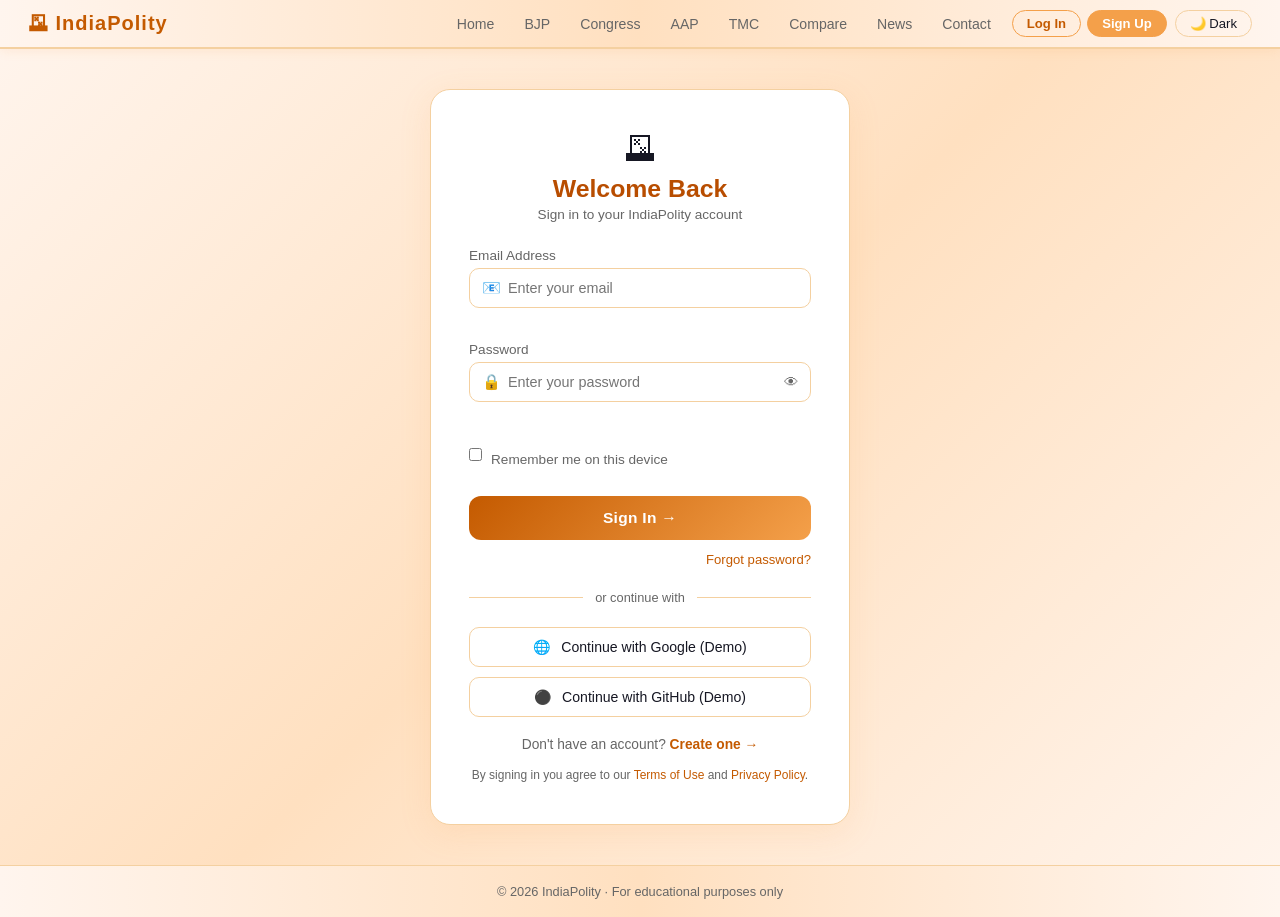
<file: login.html>
<!DOCTYPE html>
<html lang="en">
<head>
  <meta charset="UTF-8" />
  <meta name="viewport" content="width=device-width, initial-scale=1.0"/>
  <title>Login — IndiaPolity</title>
  <link rel="stylesheet" href="style.css" />
</head>
<body class="auth-page-body">

  <nav>
    <a class="nav-logo" href="index.html">🗳 IndiaPolity</a>
    <div class="nav-right">
      <button id="menuToggle">☰ Menu</button>
      <ul class="nav-links" id="navList">
        <li><a href="index.html">Home</a></li>
        <li><a href="bjp.html">BJP</a></li>
        <li><a href="congress.html">Congress</a></li>
        <li><a href="aap.html">AAP</a></li>
        <li><a href="tmc.html">TMC</a></li>
        <li><a href="compare.html">Compare</a></li>
        <li><a href="news.html">News</a></li>
        <li><a href="contact.html">Contact</a></li>
      </ul>
      <div class="nav-auth-btns" id="navAuthBtns"></div>
      <button id="darkToggle">🌙 Dark</button>
    </div>
  </nav>

  <div class="auth-wrapper">
    <div class="auth-card">

      <div class="auth-logo">🗳</div>
      <h2>Welcome Back</h2>
      <p class="auth-subtitle">Sign in to your IndiaPolity account</p>

      <div class="auth-error-box"   id="loginError"></div>
      <div class="auth-success-box" id="loginSuccess"></div>

      <form class="auth-form" id="loginForm" novalidate>

        <label for="loginEmail">Email Address</label>
        <div class="input-group">
          <span class="field-icon">📧</span>
          <input type="email" id="loginEmail" placeholder="Enter your email" autocomplete="email" />
        </div>
        <p class="field-hint" id="loginEmailHint"></p>

        <label for="loginPassword">Password</label>
        <div class="input-group">
          <span class="field-icon">🔒</span>
          <input type="password" id="loginPassword" placeholder="Enter your password" autocomplete="current-password" />
          <button type="button" class="eye-toggle" id="toggleLoginPwd">👁</button>
        </div>
        <p class="field-hint" id="loginPwdHint"></p>

        <div class="checkbox-row">
          <input type="checkbox" id="rememberMe" />
          <label for="rememberMe">Remember me on this device</label>
        </div>

        <button type="submit" class="auth-submit-btn" id="loginBtn">Sign In →</button>
      </form>

      <div style="text-align:right;margin-top:10px;">
        <a href="#" id="forgotPwd" style="font-size:0.82rem;color:var(--orange-dk);text-decoration:none;">Forgot password?</a>
      </div>

      <div class="auth-divider">or continue with</div>

      <button class="auth-social-btn" id="googleLoginBtn">
        <span>🌐</span> Continue with Google (Demo)
      </button>
      <button class="auth-social-btn" id="githubLoginBtn">
        <span>⚫</span> Continue with GitHub (Demo)
      </button>

      <div class="auth-switch">
        Don't have an account? <a href="signup.html">Create one →</a>
      </div>
      <p class="auth-terms">
        By signing in you agree to our <a href="#">Terms of Use</a> and <a href="#">Privacy Policy</a>.
      </p>

    </div>
  </div>

  <footer>
    <p>© <span id="footerYear"></span> IndiaPolity · For educational purposes only</p>
  </footer>

  <script src="script.js"></script>
  <script>
  (function () {

    /* ── If already logged in, redirect home ── */
    try {
      var existing = JSON.parse(localStorage.getItem("indiapolity-user") || "null");
      if (existing && existing.email) { window.location.href = "index.html"; return; }
    } catch(e) {}

    var loginForm    = document.getElementById("loginForm");
    var loginError   = document.getElementById("loginError");
    var loginSuccess = document.getElementById("loginSuccess");
    var loginBtn     = document.getElementById("loginBtn");
    var emailInput   = document.getElementById("loginEmail");
    var pwdInput     = document.getElementById("loginPassword");

    /* ── Prefill email if redirected from signup ── */
    var prefill = sessionStorage.getItem("indiapolity-prefill-email");
    if (prefill) { emailInput.value = prefill; sessionStorage.removeItem("indiapolity-prefill-email"); }

    /* ── Live email validation ── */
    emailInput.addEventListener("input", function () {
      var hint  = document.getElementById("loginEmailHint");
      var val   = this.value.trim();
      var valid = /^[^\s@]+@[^\s@]+\.[^\s@]+$/.test(val);
      if (!val) { hint.textContent = ""; emailInput.className = ""; return; }
      hint.textContent = valid ? "✓ Valid email" : "✗ Invalid email format";
      hint.className   = "field-hint " + (valid ? "hint-ok" : "hint-err");
      emailInput.classList.toggle("valid-field",   valid);
      emailInput.classList.toggle("invalid-field", !valid);
    });

    /* ── Live password hint ── */
    pwdInput.addEventListener("input", function () {
      var hint = document.getElementById("loginPwdHint");
      var val  = this.value;
      if (!val) { hint.textContent = ""; pwdInput.className = ""; return; }
      var ok = val.length >= 6;
      hint.textContent = ok ? "✓ Looks good" : "✗ At least 6 characters required";
      hint.className   = "field-hint " + (ok ? "hint-ok" : "hint-err");
      pwdInput.classList.toggle("valid-field",   ok);
      pwdInput.classList.toggle("invalid-field", !ok);
    });

    /* ── Toggle password visibility ── */
    document.getElementById("toggleLoginPwd").addEventListener("click", function () {
      var hidden = pwdInput.type === "password";
      pwdInput.type    = hidden ? "text" : "password";
      this.textContent = hidden ? "🙈" : "👁";
    });

    /* ── Forgot password ── */
    document.getElementById("forgotPwd").addEventListener("click", function (e) {
      e.preventDefault();
      var email = emailInput.value.trim();
      if (!email) {
        showError("Enter your email first, then click Forgot Password.");
        emailInput.focus(); return;
      }
      showSuccess("📧 Reset link sent to " + email + " (Demo — no real email sent)");
    });

    /* ── Social logins (demo) ── */
    document.getElementById("googleLoginBtn").addEventListener("click", function () {
      doSocialLogin("google@demo.com", "Google User");
    });
    document.getElementById("githubLoginBtn").addEventListener("click", function () {
      doSocialLogin("github@demo.com", "GitHub User");
    });

    function doSocialLogin(email, name) {
      loginBtn.textContent = "Signing in…"; loginBtn.disabled = true;
      setTimeout(function () {
        saveSession({ email: email, name: name });
        showSuccess("✅ Welcome, " + name + "! Redirecting…");
        setTimeout(function () { window.location.href = getRedirect(); }, 1100);
      }, 700);
    }

    /* ── Main submit ── */
    loginForm.addEventListener("submit", function (e) {
      e.preventDefault();
      hideMessages();

      var email = emailInput.value.trim();
      var pwd   = pwdInput.value;

      /* Validate */
      if (!email) { showError("Please enter your email address."); emailInput.focus(); return; }
      if (!/^[^\s@]+@[^\s@]+\.[^\s@]+$/.test(email)) { showError("Enter a valid email address."); emailInput.focus(); return; }
      if (!pwd)   { showError("Please enter your password."); pwdInput.focus(); return; }
      if (pwd.length < 6) { showError("Password must be at least 6 characters."); pwdInput.focus(); return; }

      /* Look up user in localStorage */
      var users = JSON.parse(localStorage.getItem("indiapolity-users") || "[]");
      var match = null;
      for (var i = 0; i < users.length; i++) {
        if (users[i].email.toLowerCase() === email.toLowerCase() && users[i].password === pwd) {
          match = users[i]; break;
        }
      }

      if (!match) {
        showError("No account found with those credentials. Check your details or sign up.");
        return;
      }

      loginBtn.textContent = "Signing in…"; loginBtn.disabled = true;

      setTimeout(function () {
        saveSession(match);
        showSuccess("✅ Welcome back, " + match.name + "! Redirecting…");
        setTimeout(function () { window.location.href = getRedirect(); }, 1100);
      }, 800);
    });

    /* ── Helpers ── */
    function saveSession(user) {
      var session = {
        email: user.email,
        name:  user.name,
        avatar: user.name.charAt(0).toUpperCase(),
        loginTime: Date.now()
      };
      localStorage.setItem("indiapolity-user", JSON.stringify(session));
    }

    function getRedirect() {
      var p = new URLSearchParams(window.location.search).get("redirect");
      return p || "index.html";
    }

    function showError(msg)   { loginError.innerHTML = "⚠ " + msg; loginError.style.display = "block"; }
    function showSuccess(msg) { loginSuccess.innerHTML = msg;       loginSuccess.style.display = "block"; }
    function hideMessages()   { loginError.style.display = "none"; loginSuccess.style.display = "none"; }

  })();
  </script>
</body>
</html>
</file>
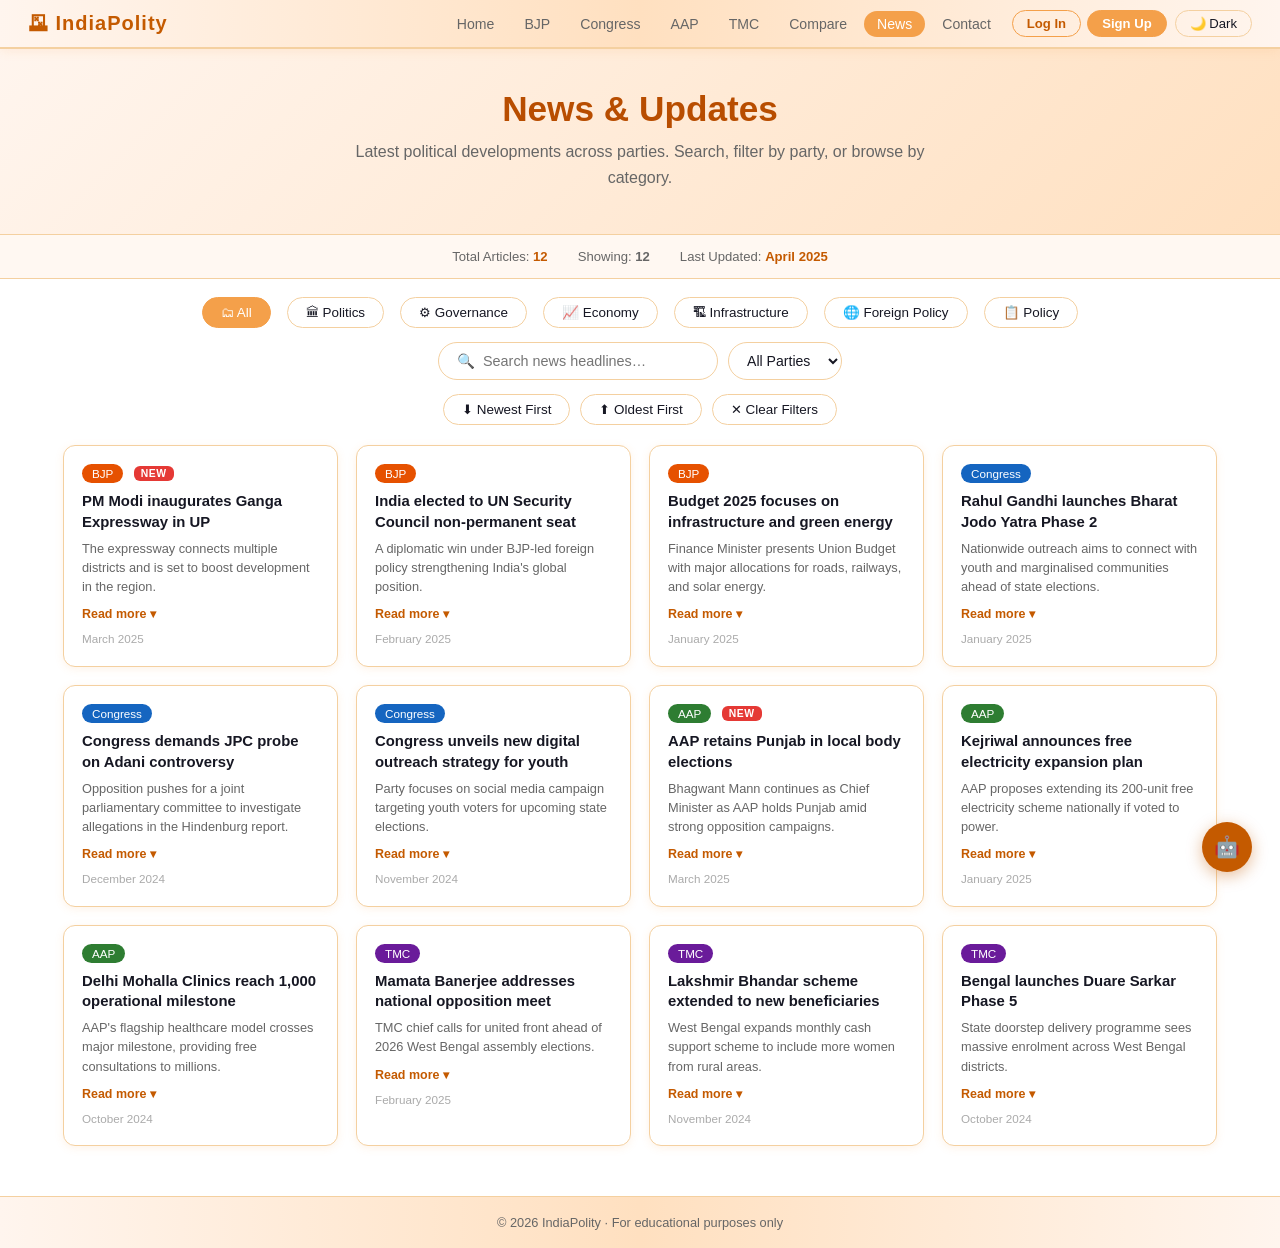
<file: news.html>
<!DOCTYPE html>
<html lang="en">
<head>
  <meta charset="UTF-8" />
  <meta name="viewport" content="width=device-width, initial-scale=1.0"/>
  <title>News &amp; Updates — IndiaPolity</title>
  <link rel="stylesheet" href="style.css" />
</head>
<body>

  <nav>
    <a class="nav-logo" href="index.html">🗳 IndiaPolity</a>
    <div class="nav-right">
      <button id="menuToggle">☰ Menu</button>
      <ul class="nav-links" id="navList">
        <li><a href="index.html">Home</a></li>
        <li><a href="bjp.html">BJP</a></li>
        <li><a href="congress.html">Congress</a></li>
        <li><a href="aap.html">AAP</a></li>
        <li><a href="tmc.html">TMC</a></li>
        <li><a href="compare.html">Compare</a></li>
        <li><a href="news.html">News</a></li>
        <li><a href="contact.html">Contact</a></li>
      </ul>
      <div class="nav-auth-btns" id="navAuthBtns"></div>
      <button id="darkToggle">🌙 Dark</button>
    </div>
  </nav>

  <div class="hero" style="padding:40px 20px 24px;">
    <h1>News &amp; Updates</h1>
    <p>Latest political developments across parties. Search, filter by party, or browse by category.</p>
  </div>

  <!-- Live Stats Bar -->
  <div class="news-stats-bar">
    <div>Total Articles: <span id="totalCount">12</span></div>
    <div>Showing: <span id="newsCount">12</span></div>
    <div>Last Updated: <span>April 2025</span></div>
  </div>

  <!-- Category Buttons — built by JS -->
  <div class="news-hero-strip" id="categoryStrip"></div>

  <!-- Search + Party Filter -->
  <div class="news-search-wrap">
    <input type="text" id="newsSearch" placeholder="🔍  Search news headlines…" />
    <select id="newsFilter" style="padding:9px 14px;border:1.5px solid var(--border);border-radius:25px;background:var(--card-bg);color:var(--text);font-size:0.88rem;outline:none;cursor:pointer;">
      <option value="all">All Parties</option>
      <option value="bjp">BJP</option>
      <option value="congress">Congress</option>
      <option value="aap">AAP</option>
      <option value="tmc">TMC</option>
    </select>
  </div>

  <!-- Sort Controls -->
  <div style="display:flex;justify-content:center;gap:10px;padding:14px 20px 0;flex-wrap:wrap;">
    <button class="news-category-btn" id="sortNewest">⬇ Newest First</button>
    <button class="news-category-btn" id="sortOldest">⬆ Oldest First</button>
    <button class="news-category-btn" id="clearFilters">✕ Clear Filters</button>
  </div>

  <!-- News Cards -->
  <div class="news-grid" id="newsGrid">

    <div class="news-card" data-party="bjp" data-category="infrastructure" data-date="202503">
      <span class="party-tag news-tag-bjp">BJP</span>
      <span class="breaking-badge">NEW</span>
      <h4>PM Modi inaugurates Ganga Expressway in UP</h4>
      <p class="news-short">The expressway connects multiple districts and is set to boost development in the region.</p>
      <p class="news-full" style="display:none;">The Ganga Expressway spans over 594 km and is one of India's longest. PM Modi inaugurated it in Shahjahanpur, connecting Meerut to Prayagraj across 12 districts. It is expected to reduce travel time significantly and boost industrial development in the region.</p>
      <a class="read-more" href="#">Read more ▾</a>
      <p class="date">March 2025</p>
    </div>

    <div class="news-card" data-party="bjp" data-category="foreign-policy" data-date="202502">
      <span class="party-tag news-tag-bjp">BJP</span>
      <h4>India elected to UN Security Council non-permanent seat</h4>
      <p class="news-short">A diplomatic win under BJP-led foreign policy strengthening India's global position.</p>
      <p class="news-full" style="display:none;">India secured a non-permanent UNSC seat with overwhelming support. External Affairs Minister Jaishankar called it a vote of confidence in India's foreign policy. India will serve a two-year term starting January 2026, shaping global security discussions.</p>
      <a class="read-more" href="#">Read more ▾</a>
      <p class="date">February 2025</p>
    </div>

    <div class="news-card" data-party="bjp" data-category="economy" data-date="202501">
      <span class="party-tag news-tag-bjp">BJP</span>
      <h4>Budget 2025 focuses on infrastructure and green energy</h4>
      <p class="news-short">Finance Minister presents Union Budget with major allocations for roads, railways, and solar energy.</p>
      <p class="news-full" style="display:none;">Union Budget 2025-26 allocated ₹11.11 lakh crore for capital expenditure — a 16.9% increase. Major highlights include ₹2.78 lakh crore for Railways, a push for rooftop solar under PM Surya Ghar, and revised income tax slabs offering relief to the middle class.</p>
      <a class="read-more" href="#">Read more ▾</a>
      <p class="date">January 2025</p>
    </div>

    <div class="news-card" data-party="congress" data-category="politics" data-date="202501">
      <span class="party-tag news-tag-congress">Congress</span>
      <h4>Rahul Gandhi launches Bharat Jodo Yatra Phase 2</h4>
      <p class="news-short">Nationwide outreach aims to connect with youth and marginalised communities ahead of state elections.</p>
      <p class="news-full" style="display:none;">Bharat Jodo Nyay Yatra covered over 6,700 km across 14 states in 66 days. Rahul Gandhi focused on unemployment, price rise, and the Constitution. The yatra was key to rebuilding Congress ground presence ahead of Delhi and Bihar elections.</p>
      <a class="read-more" href="#">Read more ▾</a>
      <p class="date">January 2025</p>
    </div>

    <div class="news-card" data-party="congress" data-category="politics" data-date="202412">
      <span class="party-tag news-tag-congress">Congress</span>
      <h4>Congress demands JPC probe on Adani controversy</h4>
      <p class="news-short">Opposition pushes for a joint parliamentary committee to investigate allegations in the Hindenburg report.</p>
      <p class="news-full" style="display:none;">Following the Hindenburg Research report's allegations, Congress led a sustained parliamentary demand for a JPC investigation. Rahul Gandhi raised the issue multiple times in Parliament. The Supreme Court separately appointed an expert panel to investigate the matter.</p>
      <a class="read-more" href="#">Read more ▾</a>
      <p class="date">December 2024</p>
    </div>

    <div class="news-card" data-party="congress" data-category="policy" data-date="202411">
      <span class="party-tag news-tag-congress">Congress</span>
      <h4>Congress unveils new digital outreach strategy for youth</h4>
      <p class="news-short">Party focuses on social media campaign targeting youth voters for upcoming state elections.</p>
      <p class="news-full" style="display:none;">The Indian National Congress launched 'Digital Congress' targeting 18-35 year old voters. The initiative involves short video content, Instagram reels, and regional language campaigns to counter BJP's strong digital presence ahead of Delhi and Bihar elections.</p>
      <a class="read-more" href="#">Read more ▾</a>
      <p class="date">November 2024</p>
    </div>

    <div class="news-card" data-party="aap" data-category="governance" data-date="202503">
      <span class="party-tag news-tag-aap">AAP</span>
      <span class="breaking-badge">NEW</span>
      <h4>AAP retains Punjab in local body elections</h4>
      <p class="news-short">Bhagwant Mann continues as Chief Minister as AAP holds Punjab amid strong opposition campaigns.</p>
      <p class="news-full" style="display:none;">AAP retained key municipal councils in Punjab's local body elections, reinforcing its political grip. The win was attributed to welfare schemes including free electricity, school improvements, and mohalla clinic expansion to Punjab. It also bolstered AAP's position ahead of the 2027 Punjab assembly elections.</p>
      <a class="read-more" href="#">Read more ▾</a>
      <p class="date">March 2025</p>
    </div>

    <div class="news-card" data-party="aap" data-category="policy" data-date="202501">
      <span class="party-tag news-tag-aap">AAP</span>
      <h4>Kejriwal announces free electricity expansion plan</h4>
      <p class="news-short">AAP proposes extending its 200-unit free electricity scheme nationally if voted to power.</p>
      <p class="news-full" style="display:none;">Arvind Kejriwal announced AAP would expand its free electricity scheme (up to 200 units/month) nationally if given the opportunity to govern. The scheme has benefited over 5 million households in Delhi since 2019 and is now being replicated as a model in Punjab.</p>
      <a class="read-more" href="#">Read more ▾</a>
      <p class="date">January 2025</p>
    </div>

    <div class="news-card" data-party="aap" data-category="governance" data-date="202410">
      <span class="party-tag news-tag-aap">AAP</span>
      <h4>Delhi Mohalla Clinics reach 1,000 operational milestone</h4>
      <p class="news-short">AAP's flagship healthcare model crosses major milestone, providing free consultations to millions.</p>
      <p class="news-full" style="display:none;">Delhi's Mohalla Clinic network crossed 1,000 operational clinics providing free OPD consultations, medicines, and diagnostic tests. The model has been lauded by WHO. Each clinic serves ~100 patients daily; AAP claims over 10 crore consultations since launch.</p>
      <a class="read-more" href="#">Read more ▾</a>
      <p class="date">October 2024</p>
    </div>

    <div class="news-card" data-party="tmc" data-category="politics" data-date="202502">
      <span class="party-tag news-tag-tmc">TMC</span>
      <h4>Mamata Banerjee addresses national opposition meet</h4>
      <p class="news-short">TMC chief calls for united front ahead of 2026 West Bengal assembly elections.</p>
      <p class="news-full" style="display:none;">Mamata Banerjee addressed a joint opposition meeting in New Delhi, pushing for greater coordination among non-BJP parties. She stressed protecting state autonomy and resisting central government overreach. TMC plays a pivotal role in the INDIA bloc while maintaining independent stances on CAA and NRC.</p>
      <a class="read-more" href="#">Read more ▾</a>
      <p class="date">February 2025</p>
    </div>

    <div class="news-card" data-party="tmc" data-category="policy" data-date="202411">
      <span class="party-tag news-tag-tmc">TMC</span>
      <h4>Lakshmir Bhandar scheme extended to new beneficiaries</h4>
      <p class="news-short">West Bengal expands monthly cash support scheme to include more women from rural areas.</p>
      <p class="news-full" style="display:none;">The Lakshmir Bhandar scheme was extended to include more rural women. It provides ₹1,000/month to general category and ₹1,200/month to SC/ST women. Over 2.1 crore women are now enrolled, making it one of the largest direct-benefit transfer schemes at the state level in India.</p>
      <a class="read-more" href="#">Read more ▾</a>
      <p class="date">November 2024</p>
    </div>

    <div class="news-card" data-party="tmc" data-category="governance" data-date="202410">
      <span class="party-tag news-tag-tmc">TMC</span>
      <h4>Bengal launches Duare Sarkar Phase 5</h4>
      <p class="news-short">State doorstep delivery programme sees massive enrolment across West Bengal districts.</p>
      <p class="news-full" style="display:none;">Phase 5 of Duare Sarkar ('Government at Doorstep') was launched across West Bengal, providing access to 30+ government schemes at local camps. Over 7.5 crore applications were processed in previous phases, covering Swasthya Sathi, Krishak Bandhu, and student scholarships.</p>
      <a class="read-more" href="#">Read more ▾</a>
      <p class="date">October 2024</p>
    </div>

  </div>

  <div id="noNewsResult" style="display:none;text-align:center;padding:40px 20px;color:var(--muted);font-size:0.95rem;">
    😕 No articles found. Try a different keyword or filter.
  </div>

  <button id="chatToggle" title="Ask about Indian Politics">🤖</button>
  <div id="chatBox">
    <div class="chat-header">🇮🇳 IndiaPolity Assistant</div>
    <div id="chatMessages"></div>
    <div class="chat-footer">
      <input id="chatInput" type="text" placeholder="Ask about news…" />
      <button id="chatSend">Send</button>
    </div>
  </div>

  <button id="topBtn">↑</button>

  <footer>
    <p>© <span id="footerYear"></span> IndiaPolity · For educational purposes only</p>
  </footer>

  <script src="script.js"></script>
  <script>
  (function () {
    /* ── Build category buttons via DOM loop ── */
    var categories = [
      { val: "all",           label: "🗂 All" },
      { val: "politics",      label: "🏛 Politics" },
      { val: "governance",    label: "⚙ Governance" },
      { val: "economy",       label: "📈 Economy" },
      { val: "infrastructure",label: "🏗 Infrastructure" },
      { val: "foreign-policy",label: "🌐 Foreign Policy" },
      { val: "policy",        label: "📋 Policy" }
    ];
    var strip = document.getElementById("categoryStrip");
    var activeCat = "all";

    for (var ci = 0; ci < categories.length; ci++) {
      (function (cat) {
        var btn = document.createElement("button");
        btn.className = "news-category-btn" + (cat.val === "all" ? " active-cat" : "");
        btn.textContent = cat.label;
        btn.setAttribute("data-cat", cat.val);
        btn.addEventListener("click", function () {
          activeCat = cat.val;
          var allBtns = document.querySelectorAll(".news-category-btn[data-cat]");
          for (var bi = 0; bi < allBtns.length; bi++) allBtns[bi].classList.remove("active-cat");
          btn.classList.add("active-cat");
          applyFilters();
        });
        strip.appendChild(btn);
      })(categories[ci]);
    }

    /* ── Master filter ── */
    var allCards = Array.prototype.slice.call(document.querySelectorAll(".news-card"));

    function applyFilters() {
      var partyVal   = document.getElementById("newsFilter").value.toLowerCase();
      var searchVal  = document.getElementById("newsSearch").value.toLowerCase().trim();
      var visible    = 0;

      for (var i = 0; i < allCards.length; i++) {
        var card    = allCards[i];
        var party   = (card.getAttribute("data-party") || "").toLowerCase();
        var cat     = (card.getAttribute("data-category") || "").toLowerCase();
        var h4text  = card.querySelector("h4") ? card.querySelector("h4").getAttribute("data-raw") || card.querySelector("h4").textContent.toLowerCase() : "";
        var ptext   = card.querySelector(".news-short") ? card.querySelector(".news-short").textContent.toLowerCase() : "";

        var matchParty  = partyVal === "all"  || party === partyVal;
        var matchCat    = activeCat === "all" || cat === activeCat;
        var matchSearch = searchVal === ""    || h4text.indexOf(searchVal) !== -1 || ptext.indexOf(searchVal) !== -1;

        var show = matchParty && matchCat && matchSearch;
        card.style.display = show ? "" : "none";
        if (show) visible++;
      }
      var countEl = document.getElementById("newsCount");
      if (countEl) countEl.textContent = visible;
      var noRes = document.getElementById("noNewsResult");
      if (noRes) noRes.style.display = visible === 0 ? "block" : "none";
    }

    document.getElementById("newsFilter").addEventListener("change", applyFilters);
    document.getElementById("newsSearch").addEventListener("input", function () {
      applyFilters();
      /* Highlight in headings */
      var q = this.value.trim();
      for (var i = 0; i < allCards.length; i++) {
        var h4 = allCards[i].querySelector("h4");
        if (!h4) continue;
        if (!h4.getAttribute("data-raw")) h4.setAttribute("data-raw", h4.textContent);
        var raw = h4.getAttribute("data-raw");
        if (!q) { h4.textContent = raw; continue; }
        var regex = new RegExp("(" + q.replace(/[.*+?^${}()|[\]\\]/g, "\\$&") + ")", "gi");
        h4.innerHTML = raw.replace(regex, '<mark style="background:#ffe082;border-radius:3px;padding:0 2px;">$1</mark>');
      }
    });

    /* ── Sort ── */
    document.getElementById("sortNewest").addEventListener("click", function () {
      var grid = document.getElementById("newsGrid");
      var sorted = allCards.slice().sort(function (a, b) {
        return parseInt(b.getAttribute("data-date")) - parseInt(a.getAttribute("data-date"));
      });
      for (var i = 0; i < sorted.length; i++) grid.appendChild(sorted[i]);
      window.IndiaPolityToast && window.IndiaPolityToast.show("Sorted: Newest first", "info", 1800);
    });

    document.getElementById("sortOldest").addEventListener("click", function () {
      var grid = document.getElementById("newsGrid");
      var sorted = allCards.slice().sort(function (a, b) {
        return parseInt(a.getAttribute("data-date")) - parseInt(b.getAttribute("data-date"));
      });
      for (var i = 0; i < sorted.length; i++) grid.appendChild(sorted[i]);
      window.IndiaPolityToast && window.IndiaPolityToast.show("Sorted: Oldest first", "info", 1800);
    });

    document.getElementById("clearFilters").addEventListener("click", function () {
      document.getElementById("newsFilter").value = "all";
      document.getElementById("newsSearch").value = "";
      activeCat = "all";
      var allBtns = document.querySelectorAll(".news-category-btn[data-cat]");
      for (var i = 0; i < allBtns.length; i++) {
        allBtns[i].classList.toggle("active-cat", allBtns[i].getAttribute("data-cat") === "all");
      }
      /* Remove highlights */
      for (var j = 0; j < allCards.length; j++) {
        var h4 = allCards[j].querySelector("h4");
        if (h4 && h4.getAttribute("data-raw")) h4.textContent = h4.getAttribute("data-raw");
      }
      applyFilters();
      window.IndiaPolityToast && window.IndiaPolityToast.show("Filters cleared", "success", 1800);
    });

    /* ── Read more expand/collapse ── */
    document.getElementById("newsGrid").addEventListener("click", function (e) {
      var btn = e.target.closest(".read-more");
      if (!btn) return;
      e.preventDefault();
      var card    = btn.closest(".news-card");
      var shortEl = card.querySelector(".news-short");
      var fullEl  = card.querySelector(".news-full");
      if (!fullEl) return;
      var isExpanded = fullEl.style.display !== "none";
      fullEl.style.display  = isExpanded ? "none"  : "block";
      shortEl.style.display = isExpanded ? "block" : "none";
      btn.textContent = isExpanded ? "Read more ▾" : "Read less ▴";
    });

  })();
  </script>
</body>
</html>
</file>
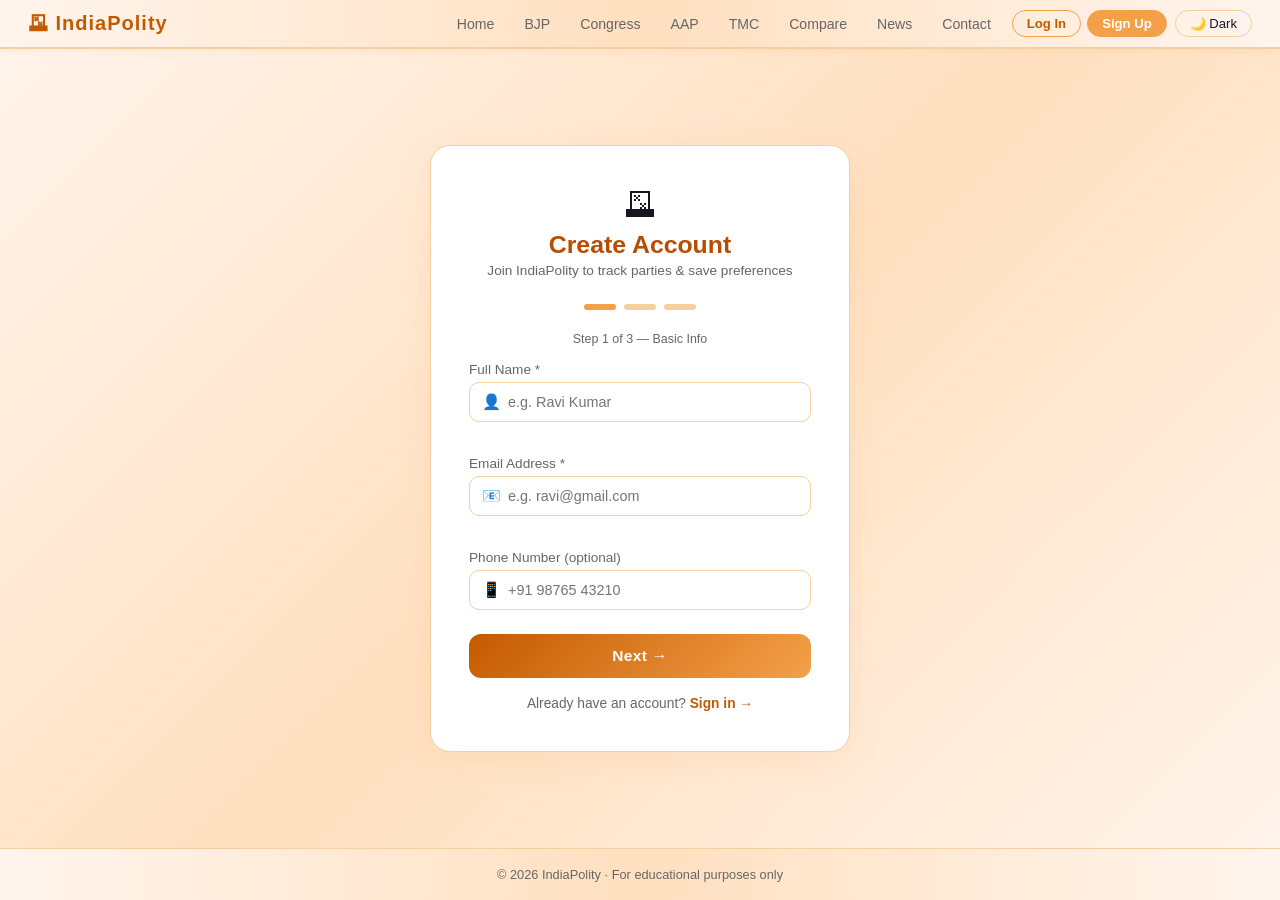
<file: signup.html>
<!DOCTYPE html>
<html lang="en">
<head>
  <meta charset="UTF-8" />
  <meta name="viewport" content="width=device-width, initial-scale=1.0"/>
  <title>Sign Up — IndiaPolity</title>
  <link rel="stylesheet" href="style.css" />
</head>
<body class="auth-page-body">

  <nav>
    <a class="nav-logo" href="index.html">🗳 IndiaPolity</a>
    <div class="nav-right">
      <button id="menuToggle">☰ Menu</button>
      <ul class="nav-links" id="navList">
        <li><a href="index.html">Home</a></li>
        <li><a href="bjp.html">BJP</a></li>
        <li><a href="congress.html">Congress</a></li>
        <li><a href="aap.html">AAP</a></li>
        <li><a href="tmc.html">TMC</a></li>
        <li><a href="compare.html">Compare</a></li>
        <li><a href="news.html">News</a></li>
        <li><a href="contact.html">Contact</a></li>
      </ul>
      <div class="nav-auth-btns" id="navAuthBtns"></div>
      <button id="darkToggle">🌙 Dark</button>
    </div>
  </nav>

  <div class="auth-wrapper">
    <div class="auth-card">

      <div class="auth-logo">🗳</div>
      <h2>Create Account</h2>
      <p class="auth-subtitle">Join IndiaPolity to track parties &amp; save preferences</p>

      <div class="auth-error-box"   id="signupError"></div>
      <div class="auth-success-box" id="signupSuccess"></div>

      <!-- Step indicator -->
      <div id="stepIndicator" style="display:flex;justify-content:center;gap:8px;margin-bottom:22px;">
        <div class="step-dot active" data-step="1" style="width:32px;height:6px;border-radius:4px;background:var(--orange);transition:all 0.3s;"></div>
        <div class="step-dot"        data-step="2" style="width:32px;height:6px;border-radius:4px;background:var(--border);transition:all 0.3s;"></div>
        <div class="step-dot"        data-step="3" style="width:32px;height:6px;border-radius:4px;background:var(--border);transition:all 0.3s;"></div>
      </div>
      <p id="stepLabel" style="text-align:center;font-size:0.78rem;color:var(--muted);margin-bottom:16px;">Step 1 of 3 — Basic Info</p>

      <form class="auth-form" id="signupForm" novalidate>

        <!-- STEP 1: Basic Info -->
        <div id="step1">
          <label for="signupName">Full Name *</label>
          <div class="input-group">
            <span class="field-icon">👤</span>
            <input type="text" id="signupName" placeholder="e.g. Ravi Kumar" maxlength="60" autocomplete="name" />
          </div>
          <p class="field-hint" id="nameHint"></p>

          <label for="signupEmail">Email Address *</label>
          <div class="input-group">
            <span class="field-icon">📧</span>
            <input type="email" id="signupEmail" placeholder="e.g. ravi@gmail.com" autocomplete="email" />
          </div>
          <p class="field-hint" id="emailHint"></p>

          <label for="signupPhone">Phone Number (optional)</label>
          <div class="input-group">
            <span class="field-icon">📱</span>
            <input type="tel" id="signupPhone" placeholder="+91 98765 43210" maxlength="15" autocomplete="tel" style="padding-left:38px;" />
          </div>

          <button type="button" class="auth-submit-btn" id="nextStep1">Next →</button>
        </div>

        <!-- STEP 2: Password -->
        <div id="step2" style="display:none;">
          <label for="signupPassword">Create Password *</label>
          <div class="input-group">
            <span class="field-icon">🔒</span>
            <input type="password" id="signupPassword" placeholder="Min. 8 characters" autocomplete="new-password" />
            <button type="button" class="eye-toggle" id="togglePwd1">👁</button>
          </div>
          <div class="password-strength">
            <div class="password-strength-bar" id="pwdStrengthBar"></div>
          </div>
          <p class="strength-label" id="pwdStrengthLabel">Enter a password</p>
          <p class="field-hint" id="pwdHint"></p>

          <label for="signupConfirm">Confirm Password *</label>
          <div class="input-group">
            <span class="field-icon">🔒</span>
            <input type="password" id="signupConfirm" placeholder="Repeat your password" autocomplete="new-password" />
            <button type="button" class="eye-toggle" id="togglePwd2">👁</button>
          </div>
          <p class="field-hint" id="confirmHint"></p>

          <div style="display:flex;gap:10px;margin-top:22px;">
            <button type="button" class="btn-outline" id="backStep1" style="flex:1;padding:11px;">← Back</button>
            <button type="button" class="auth-submit-btn" id="nextStep2" style="flex:2;">Next →</button>
          </div>
        </div>

        <!-- STEP 3: Preferences -->
        <div id="step3" style="display:none;">
          <p style="font-size:0.88rem;color:var(--muted);margin-bottom:14px;">Almost done! Tell us a bit about you.</p>

          <label for="signupState">Your State (optional)</label>
          <div class="input-group">
            <span class="field-icon">📍</span>
            <select id="signupState" style="padding-left:38px;">
              <option value="">-- Select your state --</option>
            </select>
          </div>

          <label for="signupAge">Age Group (optional)</label>
          <div class="input-group">
            <span class="field-icon">🎂</span>
            <select id="signupAge" style="padding-left:38px;">
              <option value="">-- Select age group --</option>
              <option value="18-25">18 – 25</option>
              <option value="26-35">26 – 35</option>
              <option value="36-50">36 – 50</option>
              <option value="51+">51+</option>
            </select>
          </div>

          <label>Interested in (optional)</label>
          <div id="interestCheckboxes" style="display:flex;flex-wrap:wrap;gap:8px;margin-top:4px;"></div>

          <div class="checkbox-row" style="margin-top:18px;">
            <input type="checkbox" id="agreeTerms" />
            <label for="agreeTerms">I agree to the <a href="#" style="color:var(--orange-dk);">Terms</a> &amp; <a href="#" style="color:var(--orange-dk);">Privacy Policy</a> *</label>
          </div>
          <div class="checkbox-row">
            <input type="checkbox" id="subscribeNews" checked />
            <label for="subscribeNews">Send me political updates via email</label>
          </div>

          <div style="display:flex;gap:10px;margin-top:22px;">
            <button type="button" class="btn-outline" id="backStep2" style="flex:1;padding:11px;">← Back</button>
            <button type="submit" class="auth-submit-btn" id="signupBtn" style="flex:2;">Create Account 🎉</button>
          </div>
        </div>

      </form>

      <div class="auth-switch" style="margin-top:18px;">
        Already have an account? <a href="login.html">Sign in →</a>
      </div>

    </div>
  </div>

  <footer>
    <p>© <span id="footerYear"></span> IndiaPolity · For educational purposes only</p>
  </footer>

  <script src="script.js"></script>
  <script>
  (function () {

    /* ── If already logged in ── */
    try {
      var existing = JSON.parse(localStorage.getItem("indiapolity-user") || "null");
      if (existing && existing.email) { window.location.href = "index.html"; return; }
    } catch(e) {}

    /* ── Populate states dropdown via DOM loop ── */
    var states = [
      "Andhra Pradesh","Arunachal Pradesh","Assam","Bihar","Chhattisgarh",
      "Goa","Gujarat","Haryana","Himachal Pradesh","Jharkhand","Karnataka",
      "Kerala","Madhya Pradesh","Maharashtra","Manipur","Meghalaya","Mizoram",
      "Nagaland","Odisha","Punjab","Rajasthan","Sikkim","Tamil Nadu","Telangana",
      "Tripura","Uttar Pradesh","Uttarakhand","West Bengal",
      "Delhi (NCT)","Jammu & Kashmir","Ladakh","Puducherry"
    ];
    var stateSelect = document.getElementById("signupState");
    for (var si = 0; si < states.length; si++) {
      var opt = document.createElement("option");
      opt.value = states[si]; opt.textContent = states[si];
      stateSelect.appendChild(opt);
    }

    /* ── Populate interest checkboxes via DOM loop ── */
    var interests = ["BJP","Congress","AAP","TMC","Elections","Policy","Economy","Foreign Policy"];
    var interestBox = document.getElementById("interestCheckboxes");
    for (var ii = 0; ii < interests.length; ii++) {
      (function(val) {
        var label = document.createElement("label");
        label.style.cssText =
          "display:flex;align-items:center;gap:5px;padding:5px 12px;" +
          "border:1.5px solid var(--border);border-radius:20px;font-size:0.8rem;" +
          "cursor:pointer;transition:all 0.2s;color:var(--text);background:var(--card-bg);";
        var cb = document.createElement("input");
        cb.type = "checkbox"; cb.value = val;
        cb.style.accentColor = "var(--orange)";
        cb.addEventListener("change", function () {
          label.style.background     = this.checked ? "var(--orange)"    : "var(--card-bg)";
          label.style.color          = this.checked ? "#fff"             : "var(--text)";
          label.style.borderColor    = this.checked ? "var(--orange)"    : "var(--border)";
        });
        label.appendChild(cb);
        label.appendChild(document.createTextNode(val));
        interestBox.appendChild(label);
      })(interests[ii]);
    }

    /* ── Step navigation ── */
    var currentStep = 1;

    function goToStep(n) {
      document.getElementById("step" + currentStep).style.display = "none";
      currentStep = n;
      document.getElementById("step" + currentStep).style.display = "block";
      /* Update dots */
      var dots = document.querySelectorAll(".step-dot");
      for (var di = 0; di < dots.length; di++) {
        dots[di].style.background = (di + 1) <= currentStep ? "var(--orange)" : "var(--border)";
        dots[di].style.width      = (di + 1) === currentStep ? "44px" : "32px";
      }
      var labels = ["", "Step 1 of 3 — Basic Info", "Step 2 of 3 — Set Password", "Step 3 of 3 — Preferences"];
      document.getElementById("stepLabel").textContent = labels[currentStep];
      hideMessages();
    }

    document.getElementById("nextStep1").addEventListener("click", function () {
      var name  = document.getElementById("signupName").value.trim();
      var email = document.getElementById("signupEmail").value.trim();
      hideMessages();
      if (!name || name.length < 2)  { showError("Please enter your full name (at least 2 characters)."); return; }
      if (!email || !/^[^\s@]+@[^\s@]+\.[^\s@]+$/.test(email)) { showError("Please enter a valid email address."); return; }
      /* Check for duplicate email */
      var users = JSON.parse(localStorage.getItem("indiapolity-users") || "[]");
      for (var i = 0; i < users.length; i++) {
        if (users[i].email.toLowerCase() === email.toLowerCase()) {
          showError("An account with this email already exists. <a href='login.html' style='color:var(--orange-dk)'>Sign in instead →</a>");
          return;
        }
      }
      goToStep(2);
    });

    document.getElementById("backStep1").addEventListener("click", function () { goToStep(1); });
    document.getElementById("backStep2").addEventListener("click", function () { goToStep(2); });

    document.getElementById("nextStep2").addEventListener("click", function () {
      var pwd     = document.getElementById("signupPassword").value;
      var confirm = document.getElementById("signupConfirm").value;
      hideMessages();
      if (!pwd || pwd.length < 8)    { showError("Password must be at least 8 characters."); return; }
      if (pwd !== confirm)           { showError("Passwords do not match. Please try again."); return; }
      goToStep(3);
    });

    /* ── Password strength meter ── */
    document.getElementById("signupPassword").addEventListener("input", function () {
      var pwd   = this.value;
      var score = 0;
      var bar   = document.getElementById("pwdStrengthBar");
      var label = document.getElementById("pwdStrengthLabel");
      var hint  = document.getElementById("pwdHint");

      if (pwd.length >= 8)           score++;
      if (/[A-Z]/.test(pwd))         score++;
      if (/[0-9]/.test(pwd))         score++;
      if (/[^A-Za-z0-9]/.test(pwd))  score++;

      var levels = [
        { w:"0%",   bg:"#e53935", text:"Too short" },
        { w:"25%",  bg:"#e53935", text:"Weak" },
        { w:"50%",  bg:"#fb8c00", text:"Fair" },
        { w:"75%",  bg:"#fdd835", text:"Good" },
        { w:"100%", bg:"#43a047", text:"Strong 💪" }
      ];
      bar.style.width      = levels[score].w;
      bar.style.background = levels[score].bg;
      label.textContent    = levels[score].text;

      hint.textContent = pwd.length < 8 ? "✗ At least 8 characters" : "✓ Length OK";
      hint.className   = "field-hint " + (pwd.length >= 8 ? "hint-ok" : "hint-err");
    });

    /* ── Confirm password match ── */
    document.getElementById("signupConfirm").addEventListener("input", function () {
      var pwd     = document.getElementById("signupPassword").value;
      var hint    = document.getElementById("confirmHint");
      if (!this.value) { hint.textContent = ""; return; }
      var match   = this.value === pwd;
      hint.textContent = match ? "✓ Passwords match" : "✗ Passwords do not match";
      hint.className   = "field-hint " + (match ? "hint-ok" : "hint-err");
    });

    /* ── Toggle passwords ── */
    document.getElementById("togglePwd1").addEventListener("click", function () {
      var f = document.getElementById("signupPassword");
      f.type = f.type === "password" ? "text" : "password";
      this.textContent = f.type === "password" ? "👁" : "🙈";
    });
    document.getElementById("togglePwd2").addEventListener("click", function () {
      var f = document.getElementById("signupConfirm");
      f.type = f.type === "password" ? "text" : "password";
      this.textContent = f.type === "password" ? "👁" : "🙈";
    });

    /* ── Live name feedback ── */
    document.getElementById("signupName").addEventListener("input", function () {
      var hint = document.getElementById("nameHint");
      var val  = this.value.trim();
      if (!val) { hint.textContent = ""; return; }
      if (val.length < 2) { hint.textContent = "✗ Too short"; hint.className = "field-hint hint-err"; return; }
      hint.textContent = "✓ Hello, " + val.split(" ")[0] + "! 👋";
      hint.className   = "field-hint hint-ok";
    });

    /* ── Live email feedback ── */
    document.getElementById("signupEmail").addEventListener("input", function () {
      var hint  = document.getElementById("emailHint");
      var valid = /^[^\s@]+@[^\s@]+\.[^\s@]+$/.test(this.value.trim());
      if (!this.value) { hint.textContent = ""; return; }
      hint.textContent = valid ? "✓ Valid email" : "✗ Invalid email";
      hint.className   = "field-hint " + (valid ? "hint-ok" : "hint-err");
    });

    /* ── Final submit ── */
    document.getElementById("signupForm").addEventListener("submit", function (e) {
      e.preventDefault();
      hideMessages();

      if (!document.getElementById("agreeTerms").checked) {
        showError("Please agree to the Terms & Privacy Policy to continue.");
        return;
      }

      /* Collect interest checkboxes */
      var interestCbs = interestBox.querySelectorAll("input[type=checkbox]:checked");
      var interests   = [];
      for (var i = 0; i < interestCbs.length; i++) interests.push(interestCbs[i].value);

      var newUser = {
        name:      document.getElementById("signupName").value.trim(),
        email:     document.getElementById("signupEmail").value.trim(),
        phone:     document.getElementById("signupPhone").value.trim(),
        password:  document.getElementById("signupPassword").value,
        state:     document.getElementById("signupState").value,
        age:       document.getElementById("signupAge").value,
        interests: interests,
        subscribed: document.getElementById("subscribeNews").checked,
        joinDate:  new Date().toLocaleDateString("en-IN", { day:"numeric", month:"short", year:"numeric" })
      };

      var signupBtn = document.getElementById("signupBtn");
      signupBtn.textContent = "Creating account…"; signupBtn.disabled = true;

      setTimeout(function () {
        /* Save user to users array */
        var users = JSON.parse(localStorage.getItem("indiapolity-users") || "[]");
        users.push(newUser);
        localStorage.setItem("indiapolity-users", JSON.stringify(users));

        /* Auto login */
        var session = { email: newUser.email, name: newUser.name, avatar: newUser.name.charAt(0).toUpperCase(), loginTime: Date.now() };
        localStorage.setItem("indiapolity-user", JSON.stringify(session));

        /* Prefill email for login page if needed */
        sessionStorage.setItem("indiapolity-prefill-email", newUser.email);

        showSuccess("🎉 Account created! Welcome, " + newUser.name + "! Redirecting…");
        setTimeout(function () { window.location.href = "index.html"; }, 1300);
      }, 900);
    });

    /* ── Helpers ── */
    function showError(msg)   { var el = document.getElementById("signupError"); el.innerHTML = "⚠ " + msg; el.style.display = "block"; }
    function showSuccess(msg) { var el = document.getElementById("signupSuccess"); el.textContent = msg; el.style.display = "block"; }
    function hideMessages()   {
      document.getElementById("signupError").style.display   = "none";
      document.getElementById("signupSuccess").style.display = "none";
    }

  })();
  </script>
</body>
</html>
</file>
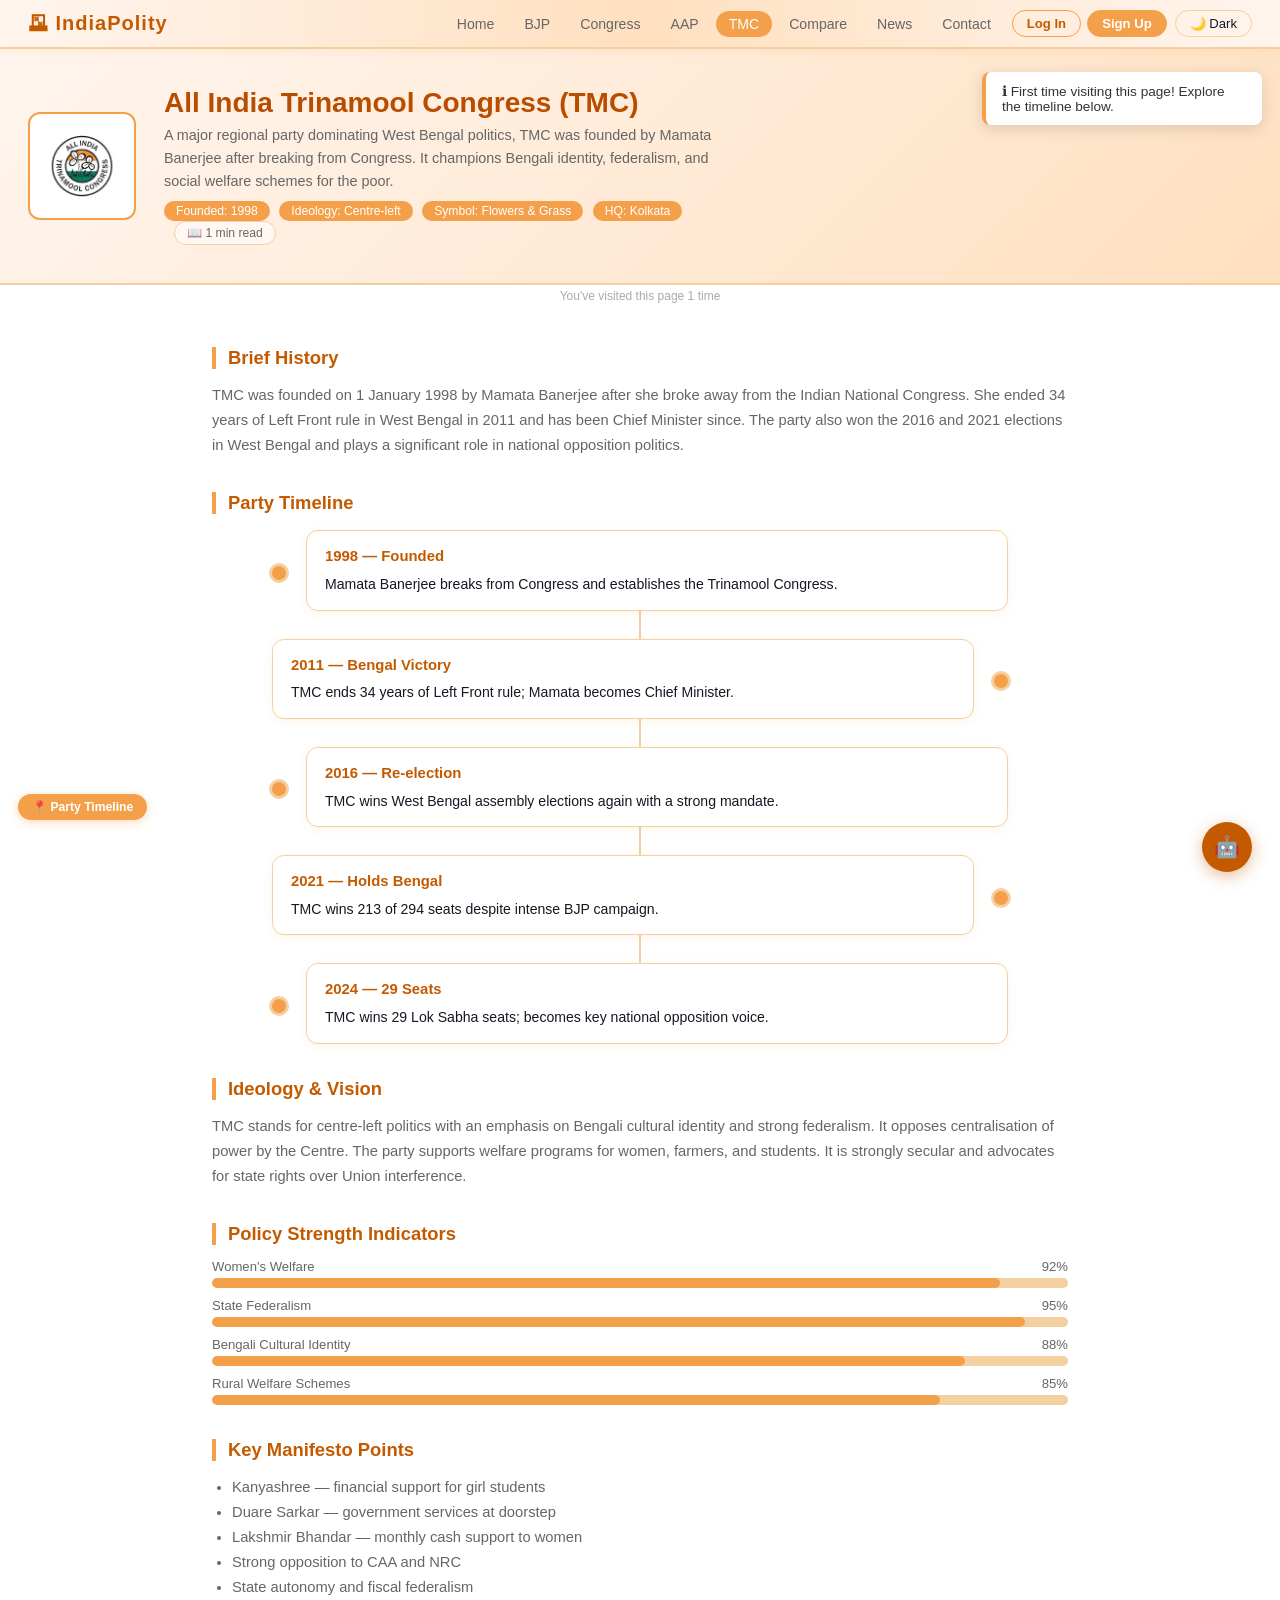
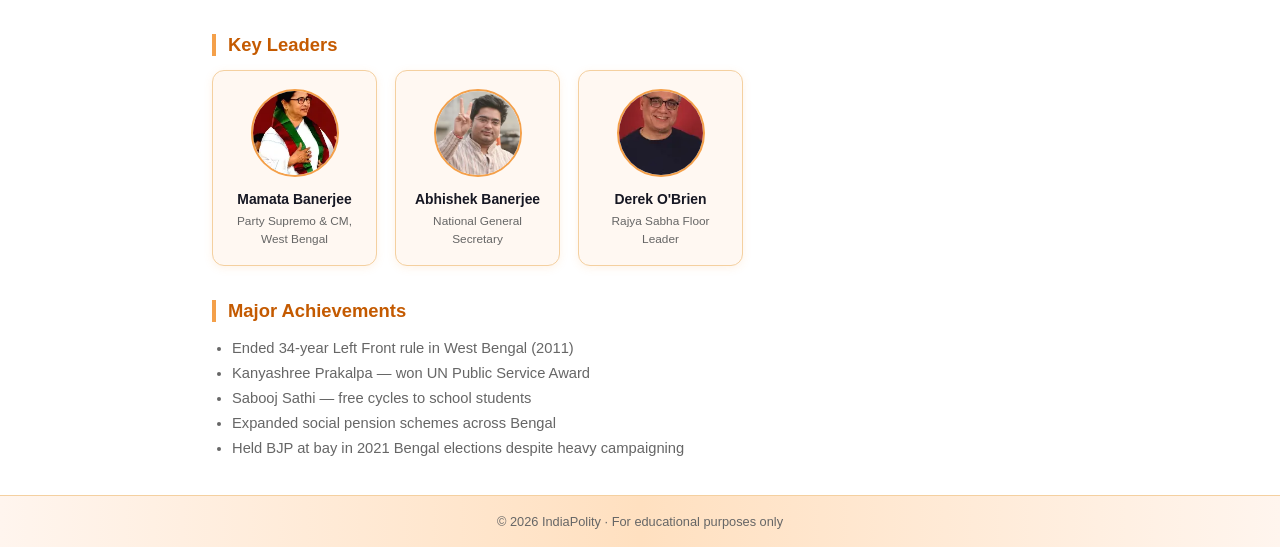
<file: tmc.html>
<!DOCTYPE html>
<html lang="en">
<head>
  <meta charset="UTF-8" />
  <meta name="viewport" content="width=device-width, initial-scale=1.0"/>
  <title>TMC – All India Trinamool Congress</title>
  <link rel="stylesheet" href="style.css" />
</head>
<body>

  <nav>
    <a class="nav-logo" href="index.html">🗳 IndiaPolity</a>
    <div class="nav-right">
      <button id="menuToggle">☰ Menu</button>
      <ul class="nav-links" id="navList">
        <li><a href="index.html">Home</a></li>
        <li><a href="bjp.html">BJP</a></li>
        <li><a href="congress.html">Congress</a></li>
        <li><a href="aap.html">AAP</a></li>
        <li><a href="tmc.html">TMC</a></li>
        <li><a href="compare.html">Compare</a></li>
        <li><a href="news.html">News</a></li>
        <li><a href="contact.html">Contact</a></li>
      </ul>
      <div class="nav-auth-btns" id="navAuthBtns"></div>
      <button id="darkToggle">🌙 Dark</button>
    </div>
  </nav>

  <div class="party-header">
    <img src="img4.jpg" alt="TMC Logo" />
    <div class="party-header-info">
      <h1>All India Trinamool Congress (TMC)</h1>
      <p>A major regional party dominating West Bengal politics, TMC was founded by Mamata Banerjee after breaking from Congress. It champions Bengali identity, federalism, and social welfare schemes for the poor.</p>
      <span class="tag">Founded: 1998</span>
      <span class="tag">Ideology: Centre-left</span>
      <span class="tag">Symbol: Flowers &amp; Grass</span>
      <span class="tag">HQ: Kolkata</span>
      <br><span id="readingTime"></span>
    </div>
  </div>

  <div id="profileWelcome" class="profile-welcome" style="display:none;"><div class="big-avatar"></div><span class="welcome-text"></span></div>
  <div id="visitCount"></div>
  <div class="info-section">
    <h2>Brief History</h2>
    <p>TMC was founded on 1 January 1998 by Mamata Banerjee after she broke away from the Indian National Congress. She ended 34 years of Left Front rule in West Bengal in 2011 and has been Chief Minister since. The party also won the 2016 and 2021 elections in West Bengal and plays a significant role in national opposition politics.</p>
  </div>

  <div class="info-section">
    <h2>Party Timeline</h2>
    <div class="timeline">
      <div class="timeline-item">
        <div class="timeline-dot"></div>
        <div class="timeline-content"><strong>1998 — Founded</strong>Mamata Banerjee breaks from Congress and establishes the Trinamool Congress.</div>
      </div>
      <div class="timeline-item">
        <div class="timeline-dot"></div>
        <div class="timeline-content"><strong>2011 — Bengal Victory</strong>TMC ends 34 years of Left Front rule; Mamata becomes Chief Minister.</div>
      </div>
      <div class="timeline-item">
        <div class="timeline-dot"></div>
        <div class="timeline-content"><strong>2016 — Re-election</strong>TMC wins West Bengal assembly elections again with a strong mandate.</div>
      </div>
      <div class="timeline-item">
        <div class="timeline-dot"></div>
        <div class="timeline-content"><strong>2021 — Holds Bengal</strong>TMC wins 213 of 294 seats despite intense BJP campaign.</div>
      </div>
      <div class="timeline-item">
        <div class="timeline-dot"></div>
        <div class="timeline-content"><strong>2024 — 29 Seats</strong>TMC wins 29 Lok Sabha seats; becomes key national opposition voice.</div>
      </div>
    </div>
  </div>

  <div class="info-section">
    <h2>Ideology &amp; Vision</h2>
    <p>TMC stands for centre-left politics with an emphasis on Bengali cultural identity and strong federalism. It opposes centralisation of power by the Centre. The party supports welfare programs for women, farmers, and students. It is strongly secular and advocates for state rights over Union interference.</p>
  </div>

  <div class="info-section">
    <h2>Policy Strength Indicators</h2>
    <div class="progress-section">
      <div class="progress-item">
        <div class="progress-label"><span>Women's Welfare</span><span>92%</span></div>
        <div class="progress-track"><div class="progress-bar" data-value="92"></div></div>
      </div>
      <div class="progress-item">
        <div class="progress-label"><span>State Federalism</span><span>95%</span></div>
        <div class="progress-track"><div class="progress-bar" data-value="95"></div></div>
      </div>
      <div class="progress-item">
        <div class="progress-label"><span>Bengali Cultural Identity</span><span>88%</span></div>
        <div class="progress-track"><div class="progress-bar" data-value="88"></div></div>
      </div>
      <div class="progress-item">
        <div class="progress-label"><span>Rural Welfare Schemes</span><span>85%</span></div>
        <div class="progress-track"><div class="progress-bar" data-value="85"></div></div>
      </div>
    </div>
  </div>

  <div class="info-section">
    <h2>Key Manifesto Points</h2>
    <ul>
      <li>Kanyashree — financial support for girl students</li>
      <li>Duare Sarkar — government services at doorstep</li>
      <li>Lakshmir Bhandar — monthly cash support to women</li>
      <li>Strong opposition to CAA and NRC</li>
      <li>State autonomy and fiscal federalism</li>
    </ul>
  </div>

  <div class="info-section">
    <h2>Key Leaders</h2>
    <div class="leaders-grid">
      <div class="leader-card">
        <img src="img14.jpg" alt="Mamata Banerjee" />
        <h4>Mamata Banerjee</h4>
        <span>Party Supremo &amp; CM, West Bengal</span>
      </div>
      <div class="leader-card">
        <img src="img15.jpg" alt="Abhishek Banerjee" />
        <h4>Abhishek Banerjee</h4>
        <span>National General Secretary</span>
      </div>
      <div class="leader-card">
        <img src="img16.jpg" alt="Derek O'Brien" />
        <h4>Derek O'Brien</h4>
        <span>Rajya Sabha Floor Leader</span>
      </div>
    </div>
  </div>

  <div class="info-section">
    <h2>Major Achievements</h2>
    <ul>
      <li>Ended 34-year Left Front rule in West Bengal (2011)</li>
      <li>Kanyashree Prakalpa — won UN Public Service Award</li>
      <li>Sabooj Sathi — free cycles to school students</li>
      <li>Expanded social pension schemes across Bengal</li>
      <li>Held BJP at bay in 2021 Bengal elections despite heavy campaigning</li>
    </ul>
  </div>

  <button id="chatToggle" title="Ask about Indian Politics">🤖</button>
  <div id="chatBox">
    <div class="chat-header">🇮🇳 IndiaPolity Assistant</div>
    <div id="chatMessages"></div>
    <div class="chat-footer">
      <input id="chatInput" type="text" placeholder="Ask about TMC…" />
      <button id="chatSend">Send</button>
    </div>
  </div>

  <button id="topBtn">↑</button>

  <footer>
    <p>© <span id="footerYear"></span> IndiaPolity · For educational purposes only</p>
  </footer>

  <script src="script.js"></script>
</body>
</html>
</file>
<file: style.css>
/* ================================================================
   IndiaPolity — style.css  (Enhanced)
   ================================================================ */

:root {
  --orange:    #f4a04a;
  --orange-dk: #c45a00;
  --orange-xd: #b84d00;
  --cream:     #fff5ee;
  --peach:     #ffe0c0;
  --light:     #fff8f2;
  --border:    #f4d0a0;
  --text:      #161723;
  --muted:     #666;
  --bg:        #fff;
  --nav-bg:    linear-gradient(to right,#fff5ee,#ffe0c0,#fff5ee);
  --card-bg:   #fff;
  --shadow:    rgba(244,160,74,0.13);
}

body.dark {
  --cream:   #1a1612;
  --peach:   #241c12;
  --light:   #1f1a14;
  --border:  #3a2e1e;
  --text:    #f0e8dd;
  --muted:   #aaa;
  --bg:      #141210;
  --card-bg: #1e1914;
  --shadow:  rgba(0,0,0,0.4);
  --nav-bg:  linear-gradient(to right,#1a1612,#241c12,#1a1612);
}

* { margin:0; padding:0; box-sizing:border-box; }

body {
  font-family: 'Segoe UI', Tahoma, sans-serif;
  background: var(--bg);
  color: var(--text);
  transition: background 0.3s, color 0.3s;
}

/* ── NAV ── */
nav {
  background: var(--nav-bg);
  border-bottom: 2px solid var(--border);
  padding: 10px 28px;
  display: flex;
  align-items: center;
  justify-content: space-between;
  flex-wrap: wrap;
  gap: 8px;
  position: sticky;
  top: 0;
  z-index: 200;
  box-shadow: 0 2px 10px var(--shadow);
}

.nav-logo {
  font-size: 1.25rem;
  font-weight: 800;
  color: var(--orange-dk);
  text-decoration: none;
  letter-spacing: 1px;
}

.nav-right {
  display: flex;
  align-items: center;
  gap: 8px;
  flex-wrap: wrap;
}

.nav-links {
  display: flex;
  flex-wrap: wrap;
  gap: 4px;
  list-style: none;
}

.nav-links a {
  text-decoration: none;
  color: var(--muted);
  padding: 5px 13px;
  border-radius: 20px;
  font-size: 0.88rem;
  transition: background 0.2s, color 0.2s;
}

.nav-links a:hover,
.nav-links a.active {
  background: var(--orange);
  color: #fff;
}

#menuToggle {
  display: none;
  background: var(--orange);
  border: none;
  color: #fff;
  padding: 6px 14px;
  border-radius: 20px;
  cursor: pointer;
  font-size: 0.85rem;
  font-weight: 600;
}

#darkToggle {
  background: transparent;
  border: 1.5px solid var(--border);
  color: var(--text);
  padding: 5px 14px;
  border-radius: 20px;
  cursor: pointer;
  font-size: 0.82rem;
  transition: all 0.2s;
  white-space: nowrap;
}
#darkToggle:hover { background: var(--orange); color:#fff; border-color: var(--orange); }

/* ── WELCOME STRIP ── */
.welcome-strip {
  background: var(--light);
  text-align: center;
  padding: 9px;
  font-size: 0.83rem;
  color: var(--orange-dk);
  border-bottom: 1px solid var(--border);
  animation: slideDown 0.5s ease;
}

/* ── HERO ── */
.hero {
  background: linear-gradient(135deg, var(--cream), var(--peach));
  text-align: center;
  padding: 56px 20px 38px;
  border-bottom: 1px solid var(--border);
}

.hero h1 { font-size: 2.2rem; color: var(--orange-xd); margin-bottom: 10px; }
.hero p { font-size: 1rem; color: var(--muted); max-width: 580px; margin: 0 auto 20px; line-height: 1.6; }

/* ── SEARCH BOX ── */
.search-box { display:flex; justify-content:center; gap:10px; flex-wrap:wrap; margin-top:16px; }
.search-box input {
  padding: 10px 18px; width: 270px;
  border: 1.5px solid var(--orange); border-radius: 25px;
  font-size: 0.93rem; outline: none;
  background: var(--card-bg); color: var(--text);
  transition: border 0.2s, box-shadow 0.2s;
}
.search-box input:focus { box-shadow: 0 0 0 3px rgba(244,160,74,0.2); }
.search-box select {
  padding: 10px 14px; border: 1.5px solid var(--orange); border-radius: 25px;
  font-size: 0.88rem; background: var(--card-bg); color: var(--text);
  outline: none; cursor: pointer;
}
.search-box button {
  padding: 10px 22px; background: var(--orange); color: #fff;
  border: none; border-radius: 25px; font-size: 0.88rem;
  cursor: pointer; transition: background 0.2s, transform 0.15s;
}
.search-box button:hover { background: var(--orange-dk); transform: translateY(-1px); }

/* No result msg */
#noResult {
  display: none; text-align: center; padding: 30px; color: var(--muted);
  font-size: 0.93rem; grid-column: 1/-1;
}

/* ── DID YOU KNOW BOX ── */
.did-you-know-wrap {
  max-width: 700px; margin: 0 auto 10px; padding: 0 20px;
}
#didYouKnow {
  background: linear-gradient(135deg, var(--light), var(--peach));
  border: 1.5px solid var(--border); border-radius: 14px;
  padding: 16px 22px; font-size: 0.9rem; color: var(--text);
  line-height: 1.6; min-height: 56px;
  box-shadow: 0 2px 8px var(--shadow);
}

/* ── PARTY CARDS ── */
.section-title { text-align:center; margin:40px 0 20px; font-size:1.5rem; color: var(--orange-xd); }

.cards-grid {
  display: flex; flex-wrap: wrap; gap: 22px;
  justify-content: center; padding: 10px 30px 50px;
}

.party-card {
  background: var(--card-bg); border: 1.5px solid var(--border);
  border-radius: 14px; padding: 28px 22px; width: 215px;
  text-align: center; text-decoration: none; color: var(--text);
  transition: transform 0.2s, box-shadow 0.2s;
  box-shadow: 0 2px 10px var(--shadow);
}
.party-card:hover { transform: translateY(-6px); box-shadow: 0 10px 26px var(--shadow); }
.party-card img { width:78px; height:78px; object-fit:contain; margin-bottom:14px; }
.party-card h3 { font-size:0.97rem; color: var(--orange-dk); margin-bottom:6px; }
.party-card p { font-size:0.8rem; color: var(--muted); line-height:1.4; }

.btn-visit {
  display:inline-block; margin-top:12px; padding:7px 18px;
  background: var(--orange); color:#fff; border-radius:20px;
  font-size:0.82rem; text-decoration:none; transition: background 0.2s;
}
.btn-visit:hover { background: var(--orange-dk); }

.btn-outline {
  display:inline-block; margin-top:0; padding:8px 18px;
  background: transparent; color: var(--orange-dk);
  border: 1.5px solid var(--orange); border-radius:20px;
  font-size:0.82rem; text-decoration:none; cursor:pointer;
  transition: all 0.2s;
}
.btn-outline:hover { background: var(--orange); color:#fff; }

/* ── PARTY PAGE HEADER ── */
.party-header {
  background: linear-gradient(135deg, var(--cream), var(--peach));
  padding: 38px 28px; display:flex; align-items:center;
  gap:28px; flex-wrap:wrap; border-bottom: 2px solid var(--border);
}
.party-header img {
  width:108px; height:108px; object-fit:contain;
  border: 2px solid var(--orange); border-radius:12px;
  background: var(--card-bg); padding: 8px;
}
.party-header-info h1 { font-size:1.75rem; color: var(--orange-xd); }
.party-header-info p { font-size:0.9rem; color: var(--muted); margin-top:5px; line-height:1.6; max-width:580px; }
.tag {
  display:inline-block; background: var(--orange); color:#fff;
  padding:3px 12px; border-radius:12px; font-size:0.76rem;
  margin-top:8px; margin-right:5px;
}

/* ── INFO SECTIONS ── */
.info-section { max-width:900px; margin:34px auto; padding:0 22px; }
.info-section h2 {
  font-size:1.15rem; color: var(--orange-dk);
  border-left: 4px solid var(--orange); padding-left:12px; margin-bottom:14px;
}
.info-section p, .info-section li { font-size:0.92rem; color: var(--muted); line-height:1.7; }
.info-section ul { padding-left:20px; }

/* ── PROGRESS BARS ── */
.progress-section { margin: 6px 0 18px; }
.progress-item { margin-bottom:10px; }
.progress-label { display:flex; justify-content:space-between; font-size:0.82rem; color: var(--muted); margin-bottom:4px; }
.progress-track { background: var(--border); border-radius:20px; height:10px; overflow:hidden; }
.progress-bar {
  height:10px; border-radius:20px; background: var(--orange);
  width:0%; transition: width 1s ease;
}

/* ── LEADERS GRID ── */
.leaders-grid { display:flex; gap:18px; flex-wrap:wrap; margin-top:10px; }
.leader-card {
  background: var(--light); border: 1.5px solid var(--border);
  border-radius:12px; padding:18px; text-align:center; width:165px;
  box-shadow: 0 2px 8px var(--shadow);
  transition: transform 0.2s, box-shadow 0.2s;
}
.leader-card:hover { transform:translateY(-4px); box-shadow: 0 8px 18px var(--shadow); }
.leader-card img {
  width:88px; height:88px; border-radius:50%; object-fit:cover;
  border: 2.5px solid var(--orange); margin-bottom:10px;
}
.leader-card h4 { font-size:0.87rem; color: var(--text); margin-bottom:4px; }
.leader-card span { font-size:0.74rem; color: var(--muted); }

/* ── TIMELINE ── */
.timeline { max-width:780px; margin:16px auto 0; padding:0 22px; position:relative; }
.timeline::before {
  content:""; position:absolute; left:50%; top:0; bottom:0;
  width:2px; background: var(--border); transform:translateX(-50%);
}
.timeline-item {
  display:flex; gap:20px; margin-bottom:28px; position:relative;
  align-items:flex-start;
}
.timeline-item:nth-child(even) { flex-direction:row-reverse; }
.timeline-dot {
  width:14px; height:14px; border-radius:50%; background: var(--orange);
  flex-shrink:0; margin-top:5px; box-shadow: 0 0 0 3px var(--border);
  position:relative; z-index:1;
  align-self:center;
}
.timeline-content {
  background: var(--card-bg); border:1.5px solid var(--border);
  border-radius:12px; padding:14px 18px; flex:1; font-size:0.88rem;
  color: var(--text); line-height:1.6;
  box-shadow: 0 2px 8px var(--shadow);
}
.timeline-content strong { color: var(--orange-dk); display:block; margin-bottom:4px; font-size:0.93rem; }

/* ── COMPARE TABLE ── */
.compare-wrapper { max-width:960px; margin:34px auto; padding:0 18px; }
.compare-wrapper h2 { font-size:1.35rem; color: var(--orange-xd); text-align:center; margin-bottom:22px; }

.compare-table { width:100%; border-collapse:collapse; font-size:0.88rem; }
.compare-table th {
  background: var(--orange); color:#fff; padding:11px 13px; text-align:left;
  position:sticky; top:54px;
}
.compare-table td {
  padding:10px 13px; border-bottom:1px solid var(--border);
  color: var(--text); vertical-align:top;
}
.compare-table tr:nth-child(even) td { background: var(--light); }
.compare-table tbody tr { cursor:pointer; transition: background 0.15s; }
.compare-table tbody tr:hover td { background: var(--peach); }
.highlighted td { background: #ffe8d0 !important; font-weight:600; }
body.dark .highlighted td { background: #3a2800 !important; }

/* Charts */
.charts-grid {
  display:flex; flex-wrap:wrap; gap:30px;
  justify-content:center; margin:36px 20px;
}
.chart-box {
  background: var(--card-bg); border:1.5px solid var(--border);
  border-radius:16px; padding:22px 24px;
  box-shadow: 0 2px 10px var(--shadow); flex:1; min-width:280px; max-width:420px;
}
.chart-box h3 { font-size:1rem; color: var(--orange-dk); margin-bottom:16px; text-align:center; }

/* ── NEWS PAGE ── */
.news-grid {
  display:flex; flex-wrap:wrap; gap:18px;
  justify-content:center; padding:20px 28px 50px;
}
.news-card {
  background: var(--card-bg); border:1.5px solid var(--border);
  border-radius:12px; padding:18px; width:275px;
  box-shadow: 0 2px 8px var(--shadow); transition:transform 0.2s;
}
.news-card:hover { transform:translateY(-4px); }
.news-card .party-tag {
  font-size:0.73rem; background: var(--orange); color:#fff;
  padding:3px 10px; border-radius:10px; display:inline-block; margin-bottom:8px;
}
.news-card h4 { font-size:0.93rem; color: var(--text); margin-bottom:6px; line-height:1.4; }
.news-card p { font-size:0.8rem; color: var(--muted); line-height:1.5; }
.news-card .date { font-size:0.73rem; color:#aaa; margin-top:8px; }

#newsCount { text-align:center; color: var(--muted); font-size:0.82rem; margin:-8px 0 14px; }

/* ── CONTACT PAGE ── */
.contact-wrapper { max-width:680px; margin:38px auto; padding:0 22px 56px; }
.contact-wrapper h2 { font-size:1.35rem; color: var(--orange-xd); margin-bottom:8px; }
.contact-wrapper p { font-size:0.88rem; color: var(--muted); margin-bottom:20px; }

.contact-form label { display:block; font-size:0.86rem; color: var(--muted); margin-bottom:4px; margin-top:14px; }
.contact-form input,
.contact-form textarea,
.contact-form select {
  width:100%; padding:10px 14px;
  border: 1.5px solid var(--border); border-radius:8px;
  font-size:0.88rem; font-family:inherit;
  background: var(--card-bg); color: var(--text);
  outline:none; transition:border 0.2s, box-shadow 0.2s;
}
.contact-form input:focus,
.contact-form textarea:focus,
.contact-form select:focus {
  border-color: var(--orange);
  box-shadow: 0 0 0 3px rgba(244,160,74,0.18);
}
.contact-form textarea { resize:vertical; height:115px; }
.contact-form button {
  margin-top:20px; padding:11px 28px;
  background: var(--orange); color:#fff; border:none;
  border-radius:25px; font-size:0.93rem; cursor:pointer;
  transition: background 0.2s, transform 0.15s;
}
.contact-form button:hover { background: var(--orange-dk); transform:translateY(-1px); }
.contact-form button:disabled { opacity:0.6; cursor:not-allowed; transform:none; }

/* ── QUIZ ── */
.quiz-section {
  max-width:660px; margin:44px auto 20px; padding:0 22px;
}
.quiz-section > h2 {
  font-size:1.4rem; color: var(--orange-xd);
  border-left:4px solid var(--orange); padding-left:12px; margin-bottom:22px;
}
#quizContainer {
  background: var(--card-bg); border:1.5px solid var(--border);
  border-radius:16px; padding:28px 26px;
  box-shadow: 0 4px 16px var(--shadow);
}
.quiz-progress-wrap {
  height:6px; background: var(--border); border-radius:10px;
  margin-bottom:18px; overflow:hidden;
}
.quiz-bar { height:100%; background: var(--orange); border-radius:10px; transition:width 0.4s ease; }
.quiz-step { font-size:0.78rem; color: var(--muted); margin-bottom:8px; }
.quiz-q { font-size:1.1rem; color: var(--text); margin-bottom:18px; line-height:1.4; }
.quiz-options { display:flex; flex-direction:column; gap:10px; }
.quiz-opt {
  padding:12px 18px; background: var(--light);
  border: 1.5px solid var(--border); border-radius:10px;
  font-size:0.9rem; color: var(--text); cursor:pointer; text-align:left;
  transition: all 0.2s;
}
.quiz-opt:hover { background: var(--peach); border-color: var(--orange); transform:translateX(4px); }

.quiz-result { text-align:center; }
.quiz-result-badge {
  display:inline-block; color:#fff; padding:8px 26px;
  border-radius:30px; font-size:1.3rem; font-weight:800;
  margin-bottom:14px; letter-spacing:1px;
}
.quiz-result h3 { font-size:1.1rem; color: var(--text); margin-bottom:8px; }
.quiz-result p { font-size:0.9rem; color: var(--muted); margin-bottom:20px; line-height:1.6; }

.quiz-scores { margin:0 0 16px; text-align:left; }
.quiz-score-row {
  display:flex; align-items:center; gap:10px; margin-bottom:8px; font-size:0.85rem;
}
.quiz-score-label { width:70px; color: var(--text); font-weight:600; }
.quiz-score-bar { flex:1; height:9px; background: var(--border); border-radius:10px; overflow:hidden; }
.quiz-score-fill { height:100%; border-radius:10px; transition:width 0.8s ease; }
.quiz-score-pct { width:36px; text-align:right; color: var(--muted); font-size:0.8rem; }

.quiz-result-btns { display:flex; gap:12px; flex-wrap:wrap; justify-content:center; margin-top:18px; }

/* ── CHATBOT ── */
#chatToggle {
  position:fixed; bottom:28px; right:28px; z-index:1000;
  width:50px; height:50px; border-radius:50%;
  background: var(--orange-dk); color:#fff; border:none;
  font-size:1.3rem; cursor:pointer;
  box-shadow: 0 4px 16px rgba(196,90,0,0.4);
  transition: transform 0.2s, background 0.2s;
  display:flex; align-items:center; justify-content:center;
}
#chatToggle:hover { transform:scale(1.1); background: var(--orange); }

#topBtn {
  position:fixed; bottom:28px; right:88px; z-index:999;
  width:42px; height:42px; border-radius:50%;
  background: var(--orange); color:#fff; border:none;
  font-size:1.1rem; cursor:pointer;
  box-shadow: 0 4px 12px var(--shadow);
  transition:background 0.2s, transform 0.2s;
  display:none; align-items:center; justify-content:center;
}
#topBtn:hover { background: var(--orange-dk); transform:translateY(-2px); }

#chatBox {
  position:fixed; bottom:90px; right:22px; z-index:999;
  width:320px; height:420px; background: var(--card-bg);
  border: 1.5px solid var(--border); border-radius:16px;
  box-shadow: 0 8px 32px rgba(0,0,0,0.18);
  display:none; flex-direction:column; overflow:hidden;
}
.chat-header {
  background: linear-gradient(135deg, var(--orange-dk), var(--orange));
  color:#fff; padding:12px 16px; font-size:0.9rem; font-weight:700;
}
#chatMessages {
  flex:1; overflow-y:auto; padding:12px; display:flex;
  flex-direction:column; gap:8px;
  scrollbar-width:thin; scrollbar-color: var(--border) transparent;
}
.chat-msg {
  max-width:85%; padding:9px 13px; border-radius:12px;
  font-size:0.84rem; line-height:1.5; animation:fadeInUp 0.25s ease;
}
.chat-user {
  background: var(--orange); color:#fff;
  align-self:flex-end; border-bottom-right-radius:3px;
}
.chat-bot {
  background: var(--light); color: var(--text); border:1px solid var(--border);
  align-self:flex-start; border-bottom-left-radius:3px;
}
.chat-footer {
  display:flex; border-top:1px solid var(--border); padding:8px;
  gap:6px; background: var(--card-bg);
}
#chatInput {
  flex:1; padding:8px 12px; border:1.5px solid var(--border);
  border-radius:20px; font-size:0.84rem; outline:none;
  background: var(--bg); color: var(--text);
  transition:border 0.2s;
}
#chatInput:focus { border-color: var(--orange); }
#chatSend {
  padding:8px 14px; background: var(--orange); color:#fff;
  border:none; border-radius:20px; cursor:pointer; font-size:0.84rem;
  transition:background 0.2s;
}
#chatSend:hover { background: var(--orange-dk); }

/* ── SCROLL REVEAL ── */
.reveal-on-scroll {
  opacity:0; transform:translateY(22px);
  transition:opacity 0.55s ease, transform 0.55s ease;
}
.reveal-on-scroll.revealed { opacity:1; transform:translateY(0); }

/* ── FOOTER ── */
footer {
  background: var(--nav-bg);
  border-top: 1.5px solid var(--border);
  text-align:center; padding:18px;
  font-size:0.8rem; color: var(--muted);
}

/* ── ANIMATIONS ── */
@keyframes slideDown { from { transform:translateY(-10px); opacity:0; } to { transform:translateY(0); opacity:1; } }
@keyframes fadeInUp  { from { transform:translateY(8px); opacity:0; } to { transform:translateY(0); opacity:1; } }

/* ── RESPONSIVE ── */
@media (max-width:640px) {
  #menuToggle { display:block; }
  .nav-links {
    display:none; width:100%; flex-direction:column;
    background: var(--card-bg); padding:10px 0;
    border-top:1px solid var(--border);
  }
  .nav-links.nav-open { display:flex; }
  .nav-links a { padding:10px 18px; border-radius:0; border-bottom:1px solid var(--border); }

  .hero h1 { font-size:1.5rem; }
  .party-header { flex-direction:column; }
  .timeline::before { left:14px; }
  .timeline-item, .timeline-item:nth-child(even) { flex-direction:row; }
  .charts-grid { flex-direction:column; }
  #chatBox { width:calc(100vw - 20px); right:10px; }
  .cards-grid { padding:10px 14px 36px; }
  .leader-card { width:140px; }
  .compare-table { font-size:0.75rem; }
}

/* ══════════════════════════════════════════════════════════════
   ADDITIONAL STYLES — Part 2
   ══════════════════════════════════════════════════════════════ */

/* ── STATS COUNTER SECTION ── */
.stats-strip {
  display: flex;
  flex-wrap: wrap;
  justify-content: center;
  gap: 0;
  background: linear-gradient(135deg, var(--orange-dk), var(--orange));
  padding: 28px 10px;
  margin: 0;
}
.stat-box {
  text-align: center;
  padding: 12px 36px;
  border-right: 1px solid rgba(255,255,255,0.25);
  color: #fff;
}
.stat-box:last-child { border-right: none; }
.stat-count {
  display: block;
  font-size: 2.2rem;
  font-weight: 800;
  line-height: 1;
  color: #fff;
}
.stat-label {
  display: block;
  font-size: 0.75rem;
  opacity: 0.88;
  margin-top: 5px;
  letter-spacing: 0.5px;
  text-transform: uppercase;
}

/* ── KEYBOARD SHORTCUT KBD ── */
kbd {
  background: var(--border);
  border: 1px solid rgba(0,0,0,0.12);
  border-radius: 5px;
  padding: 2px 7px;
  font-family: monospace;
  font-size: 0.82rem;
  color: var(--text);
}

/* ── FLOATING SECTION INDICATOR ── */
#sectionIndicator {
  white-space: nowrap;
  overflow: hidden;
  text-overflow: ellipsis;
}

/* ── TOAST ── */
#toastContainer { pointer-events: none; }

/* ── SEARCH HIGHLIGHT ── */
.search-highlight {
  background: #ffe082;
  border-radius: 3px;
  padding: 0 2px;
}
body.dark .search-highlight { background: #7b5c00; color: #fff; }

/* ── PARTY COLOR ROW HOVER ── */
body.dark .compare-table tbody tr:hover td { background: var(--peach) !important; }

/* ── CHAR COUNTER ── */
#charCount { font-size: 0.76rem; text-align: right; margin-top: 4px; }

/* ── READING TIME BADGE ── */
#readingTime {
  display: inline-block;
  background: var(--light);
  border: 1px solid var(--border);
  padding: 3px 11px;
  border-radius: 12px;
  font-size: 0.75rem;
  color: var(--muted);
  vertical-align: middle;
}

/* ── VISIT COUNT ── */
#visitCount {
  font-size: 0.74rem;
  color: #aaa;
  text-align: center;
  padding: 4px 0 8px;
}

/* ── KEYBOARD HELP OVERLAY ── */
#kbHelp table td { vertical-align: middle; }

/* ── RESPONSIVE STATS ── */
@media (max-width: 640px) {
  .stat-box { padding: 12px 20px; border-right: none; border-bottom: 1px solid rgba(255,255,255,0.2); }
  .stat-box:last-child { border-bottom: none; }
  .stat-count { font-size: 1.8rem; }
}

/* ══════════════════════════════════════════════════════
   NEWS PAGE — ENHANCED
   ══════════════════════════════════════════════════════ */

.news-hero-strip {
  display: flex;
  flex-wrap: wrap;
  justify-content: center;
  gap: 16px;
  padding: 18px 24px 0;
  max-width: 980px;
  margin: 0 auto;
}
.news-category-btn {
  padding: 7px 18px;
  border: 1.5px solid var(--border);
  border-radius: 20px;
  background: var(--card-bg);
  color: var(--text);
  font-size: 0.84rem;
  cursor: pointer;
  transition: all 0.2s;
}
.news-category-btn:hover,
.news-category-btn.active-cat {
  background: var(--orange);
  color: #fff;
  border-color: var(--orange);
}
.news-search-wrap {
  display: flex;
  justify-content: center;
  gap: 10px;
  padding: 14px 20px 0;
  flex-wrap: wrap;
}
.news-search-wrap input {
  padding: 9px 18px;
  width: 280px;
  border: 1.5px solid var(--border);
  border-radius: 25px;
  font-size: 0.9rem;
  background: var(--card-bg);
  color: var(--text);
  outline: none;
  transition: border 0.2s, box-shadow 0.2s;
}
.news-search-wrap input:focus {
  border-color: var(--orange);
  box-shadow: 0 0 0 3px rgba(244,160,74,0.15);
}
.news-card {
  position: relative;
  overflow: hidden;
}
.news-card::before {
  content: "";
  position: absolute;
  top: 0; left: 0; right: 0;
  height: 3px;
  background: var(--orange);
  transform: scaleX(0);
  transform-origin: left;
  transition: transform 0.3s ease;
}
.news-card:hover::before { transform: scaleX(1); }

.news-card .read-more {
  display: inline-block;
  margin-top: 10px;
  font-size: 0.78rem;
  color: var(--orange-dk);
  font-weight: 600;
  cursor: pointer;
  text-decoration: none;
}
.news-card .read-more:hover { text-decoration: underline; }

.news-tag-bjp     { background: #e65100 !important; }
.news-tag-congress{ background: #1565c0 !important; }
.news-tag-aap     { background: #2e7d32 !important; }
.news-tag-tmc     { background: #6a1b9a !important; }

.breaking-badge {
  display: inline-block;
  background: #e53935;
  color: #fff;
  font-size: 0.65rem;
  padding: 2px 7px;
  border-radius: 6px;
  font-weight: 700;
  letter-spacing: 0.5px;
  margin-left: 6px;
  vertical-align: middle;
  animation: pulse 1.5s infinite;
}
@keyframes pulse {
  0%, 100% { opacity: 1; }
  50% { opacity: 0.5; }
}

.news-stats-bar {
  display: flex;
  justify-content: center;
  gap: 30px;
  flex-wrap: wrap;
  padding: 14px 20px;
  background: var(--light);
  border-bottom: 1px solid var(--border);
  font-size: 0.82rem;
  color: var(--muted);
}
.news-stats-bar span { font-weight: 700; color: var(--orange-dk); }

/* ══════════════════════════════════════════════════════
   CONTACT PAGE — ENHANCED
   ══════════════════════════════════════════════════════ */

.contact-grid {
  display: flex;
  flex-wrap: wrap;
  gap: 30px;
  max-width: 960px;
  margin: 36px auto;
  padding: 0 22px 60px;
}
.contact-form-box {
  flex: 1;
  min-width: 280px;
}
.contact-info-box {
  width: 260px;
  flex-shrink: 0;
}
.contact-info-card {
  background: var(--light);
  border: 1.5px solid var(--border);
  border-radius: 14px;
  padding: 20px 22px;
  margin-bottom: 16px;
  box-shadow: 0 2px 8px var(--shadow);
}
.contact-info-card h3 {
  font-size: 0.95rem;
  color: var(--orange-dk);
  margin-bottom: 12px;
  border-left: 3px solid var(--orange);
  padding-left: 9px;
}
.contact-info-card p,
.contact-info-card li {
  font-size: 0.85rem;
  color: var(--muted);
  line-height: 1.7;
}
.contact-info-card ul { padding-left: 16px; }

.faq-item {
  border: 1.5px solid var(--border);
  border-radius: 10px;
  margin-bottom: 10px;
  overflow: hidden;
}
.faq-question {
  padding: 13px 16px;
  font-size: 0.9rem;
  font-weight: 600;
  color: var(--text);
  cursor: pointer;
  display: flex;
  justify-content: space-between;
  align-items: center;
  background: var(--card-bg);
  transition: background 0.2s;
}
.faq-question:hover { background: var(--light); }
.faq-arrow {
  font-size: 0.8rem;
  transition: transform 0.3s;
  color: var(--orange);
}
.faq-answer {
  max-height: 0;
  overflow: hidden;
  transition: max-height 0.35s ease, padding 0.2s;
  font-size: 0.87rem;
  color: var(--muted);
  line-height: 1.7;
  background: var(--light);
  padding: 0 16px;
}
.faq-answer.open {
  max-height: 200px;
  padding: 12px 16px;
}
.faq-arrow.rotated { transform: rotate(180deg); }

.feedback-stars {
  display: flex;
  gap: 6px;
  margin: 10px 0 18px;
}
.star-btn {
  font-size: 1.6rem;
  cursor: pointer;
  background: none;
  border: none;
  color: #ddd;
  transition: color 0.15s, transform 0.15s;
  padding: 0;
}
.star-btn:hover,
.star-btn.lit { color: #f4a04a; }
.star-btn:hover { transform: scale(1.2); }

.input-with-icon {
  position: relative;
}
.input-icon {
  position: absolute;
  left: 12px;
  top: 50%;
  transform: translateY(-50%);
  font-size: 0.9rem;
  pointer-events: none;
}
.input-with-icon input {
  padding-left: 36px !important;
}

@media (max-width: 640px) {
  .contact-grid { flex-direction: column; }
  .contact-info-box { width: 100%; }
  .news-search-wrap input { width: 100%; }
}

/* ══════════════════════════════════════════════════════
   AUTH PAGES — LOGIN & SIGNUP
   ══════════════════════════════════════════════════════ */

.auth-page-body {
  min-height: 100vh;
  display: flex;
  flex-direction: column;
  background: linear-gradient(135deg, var(--cream) 0%, var(--peach) 50%, var(--cream) 100%);
}

.auth-wrapper {
  flex: 1;
  display: flex;
  align-items: center;
  justify-content: center;
  padding: 40px 20px;
}

.auth-card {
  background: var(--card-bg);
  border: 1.5px solid var(--border);
  border-radius: 20px;
  padding: 40px 38px;
  width: 100%;
  max-width: 420px;
  box-shadow: 0 8px 32px var(--shadow);
  animation: authSlideUp 0.4s ease;
}

@keyframes authSlideUp {
  from { opacity: 0; transform: translateY(24px); }
  to   { opacity: 1; transform: translateY(0); }
}

.auth-logo {
  text-align: center;
  margin-bottom: 8px;
  font-size: 2rem;
}

.auth-card h2 {
  text-align: center;
  font-size: 1.55rem;
  color: var(--orange-xd);
  margin-bottom: 4px;
}

.auth-card .auth-subtitle {
  text-align: center;
  font-size: 0.85rem;
  color: var(--muted);
  margin-bottom: 26px;
}

.auth-form label {
  display: block;
  font-size: 0.85rem;
  color: var(--muted);
  margin-bottom: 5px;
  margin-top: 16px;
}

.auth-form .input-group {
  position: relative;
}

.auth-form .input-group .field-icon {
  position: absolute;
  left: 13px;
  top: 50%;
  transform: translateY(-50%);
  font-size: 0.95rem;
  pointer-events: none;
}

.auth-form .input-group .eye-toggle {
  position: absolute;
  right: 13px;
  top: 50%;
  transform: translateY(-50%);
  background: none;
  border: none;
  cursor: pointer;
  font-size: 0.9rem;
  color: var(--muted);
  padding: 0;
  line-height: 1;
}

.auth-form input[type="text"],
.auth-form input[type="email"],
.auth-form input[type="password"],
.auth-form input[type="tel"],
.auth-form select {
  width: 100%;
  padding: 11px 14px 11px 38px;
  border: 1.5px solid var(--border);
  border-radius: 10px;
  font-size: 0.9rem;
  font-family: inherit;
  background: var(--bg);
  color: var(--text);
  outline: none;
  transition: border 0.2s, box-shadow 0.2s;
}

.auth-form input:focus,
.auth-form select:focus {
  border-color: var(--orange);
  box-shadow: 0 0 0 3px rgba(244,160,74,0.18);
}

.auth-form input.valid-field   { border-color: #43a047; }
.auth-form input.invalid-field { border-color: #e53935; }

.field-hint {
  font-size: 0.73rem;
  margin-top: 3px;
  min-height: 15px;
  padding-left: 2px;
}
.hint-ok  { color: #43a047; }
.hint-err { color: #e53935; }

.password-strength {
  height: 5px;
  border-radius: 10px;
  background: var(--border);
  margin-top: 6px;
  overflow: hidden;
}
.password-strength-bar {
  height: 100%;
  border-radius: 10px;
  width: 0%;
  transition: width 0.3s, background 0.3s;
}
.strength-label {
  font-size: 0.72rem;
  margin-top: 3px;
  color: var(--muted);
}

.auth-submit-btn {
  width: 100%;
  margin-top: 24px;
  padding: 13px;
  background: linear-gradient(135deg, var(--orange-dk), var(--orange));
  color: #fff;
  border: none;
  border-radius: 12px;
  font-size: 0.97rem;
  font-weight: 700;
  cursor: pointer;
  transition: opacity 0.2s, transform 0.15s;
  letter-spacing: 0.3px;
}
.auth-submit-btn:hover  { opacity: 0.9; transform: translateY(-1px); }
.auth-submit-btn:active { transform: translateY(0); }
.auth-submit-btn:disabled { opacity: 0.6; cursor: not-allowed; transform: none; }

.auth-divider {
  display: flex;
  align-items: center;
  gap: 12px;
  margin: 22px 0;
  color: var(--muted);
  font-size: 0.8rem;
}
.auth-divider::before,
.auth-divider::after {
  content: "";
  flex: 1;
  height: 1px;
  background: var(--border);
}

.auth-social-btn {
  width: 100%;
  padding: 11px;
  border: 1.5px solid var(--border);
  border-radius: 10px;
  background: var(--card-bg);
  color: var(--text);
  font-size: 0.88rem;
  cursor: pointer;
  transition: border-color 0.2s, box-shadow 0.2s;
  display: flex;
  align-items: center;
  justify-content: center;
  gap: 10px;
  margin-bottom: 10px;
}
.auth-social-btn:hover {
  border-color: var(--orange);
  box-shadow: 0 2px 8px var(--shadow);
}

.auth-switch {
  text-align: center;
  margin-top: 20px;
  font-size: 0.86rem;
  color: var(--muted);
}
.auth-switch a {
  color: var(--orange-dk);
  font-weight: 600;
  text-decoration: none;
}
.auth-switch a:hover { text-decoration: underline; }

.auth-terms {
  font-size: 0.75rem;
  color: var(--muted);
  text-align: center;
  margin-top: 14px;
  line-height: 1.5;
}
.auth-terms a { color: var(--orange-dk); text-decoration: none; }
.auth-terms a:hover { text-decoration: underline; }

.auth-error-box {
  background: #fdecea;
  border: 1px solid #f44336;
  padding: 10px 14px;
  border-radius: 8px;
  color: #b71c1c;
  font-size: 0.85rem;
  margin-bottom: 14px;
  display: none;
  animation: authSlideUp 0.2s ease;
}

.auth-success-box {
  background: #e8f5e9;
  border: 1px solid #a5d6a7;
  padding: 12px 14px;
  border-radius: 8px;
  color: #1b5e20;
  font-size: 0.88rem;
  margin-bottom: 14px;
  display: none;
  text-align: center;
}

.checkbox-row {
  display: flex;
  align-items: center;
  gap: 9px;
  margin-top: 16px;
  font-size: 0.83rem;
  color: var(--muted);
}
.checkbox-row input[type="checkbox"] {
  width: auto;
  padding: 0;
  accent-color: var(--orange);
}

/* NAV AUTH BUTTONS */
.nav-auth-btns {
  display: flex;
  gap: 6px;
  align-items: center;
}
.btn-login {
  padding: 5px 14px;
  border: 1.5px solid var(--orange);
  border-radius: 20px;
  background: transparent;
  color: var(--orange-dk);
  font-size: 0.82rem;
  font-weight: 600;
  cursor: pointer;
  text-decoration: none;
  transition: all 0.2s;
  white-space: nowrap;
}
.btn-login:hover { background: var(--orange); color: #fff; }

.btn-signup {
  padding: 5px 14px;
  border: 1.5px solid var(--orange);
  border-radius: 20px;
  background: var(--orange);
  color: #fff;
  font-size: 0.82rem;
  font-weight: 600;
  cursor: pointer;
  text-decoration: none;
  transition: all 0.2s;
  white-space: nowrap;
}
.btn-signup:hover { background: var(--orange-dk); border-color: var(--orange-dk); }

.nav-user-pill {
  display: flex;
  align-items: center;
  gap: 7px;
  background: var(--light);
  border: 1.5px solid var(--border);
  border-radius: 20px;
  padding: 4px 12px 4px 6px;
  font-size: 0.82rem;
  color: var(--text);
}
.nav-user-pill .avatar {
  width: 24px; height: 24px;
  border-radius: 50%;
  background: var(--orange);
  color: #fff;
  display: flex; align-items: center; justify-content: center;
  font-size: 0.72rem; font-weight: 700;
}
.btn-logout {
  padding: 4px 11px;
  border: 1.5px solid var(--border);
  border-radius: 20px;
  background: transparent;
  color: var(--muted);
  font-size: 0.78rem;
  cursor: pointer;
  transition: all 0.2s;
  white-space: nowrap;
}
.btn-logout:hover { background: #fdecea; color: #b71c1c; border-color: #f44336; }

/* Avatar ring on party pages */
.profile-welcome {
  background: linear-gradient(135deg, var(--light), var(--peach));
  border: 1.5px solid var(--border);
  border-radius: 12px;
  padding: 14px 20px;
  margin: 16px auto;
  max-width: 900px;
  display: flex;
  align-items: center;
  gap: 14px;
  font-size: 0.88rem;
  color: var(--text);
}
.profile-welcome .big-avatar {
  width: 40px; height: 40px;
  border-radius: 50%;
  background: var(--orange);
  color: #fff;
  display: flex; align-items: center; justify-content: center;
  font-size: 1rem; font-weight: 800;
  flex-shrink: 0;
}

@media (max-width: 640px) {
  .auth-card { padding: 28px 20px; }
  .nav-auth-btns { gap: 4px; }
  .btn-login, .btn-signup { padding: 4px 10px; font-size: 0.76rem; }
}
</file>
